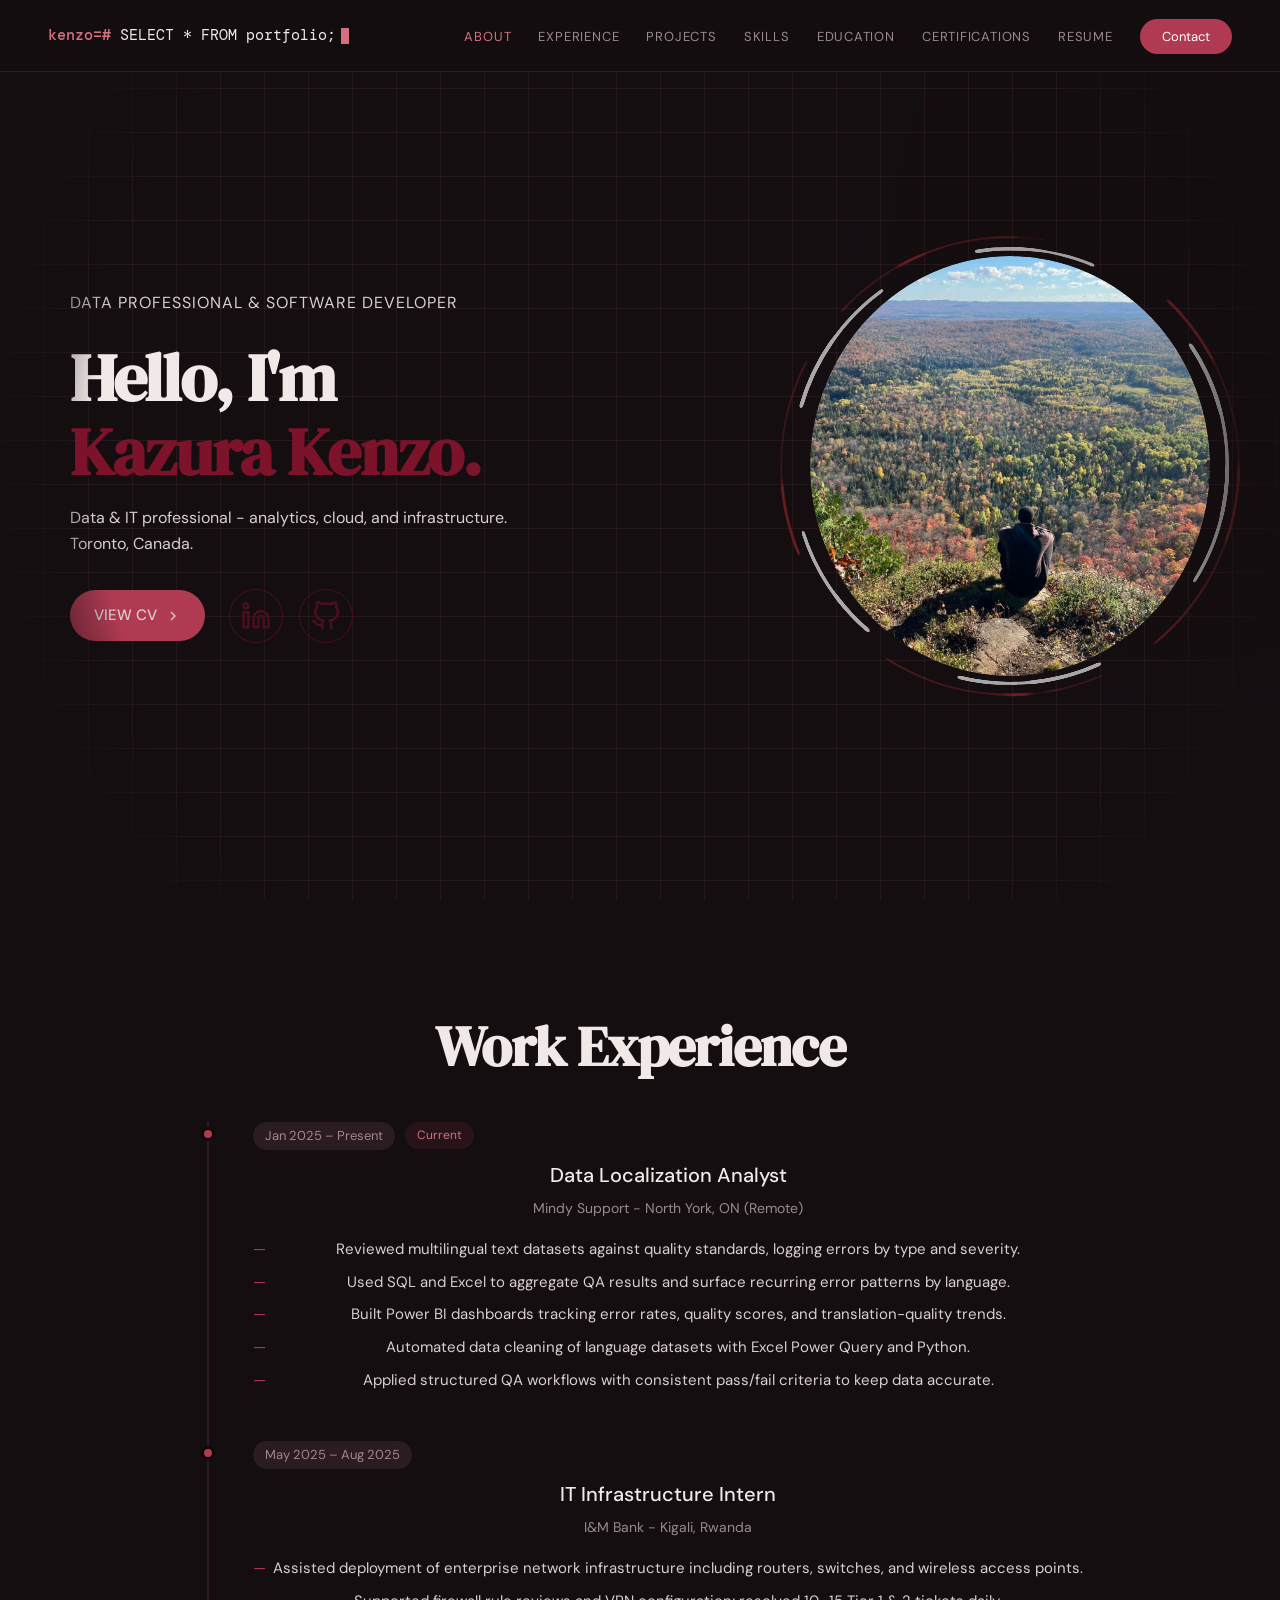
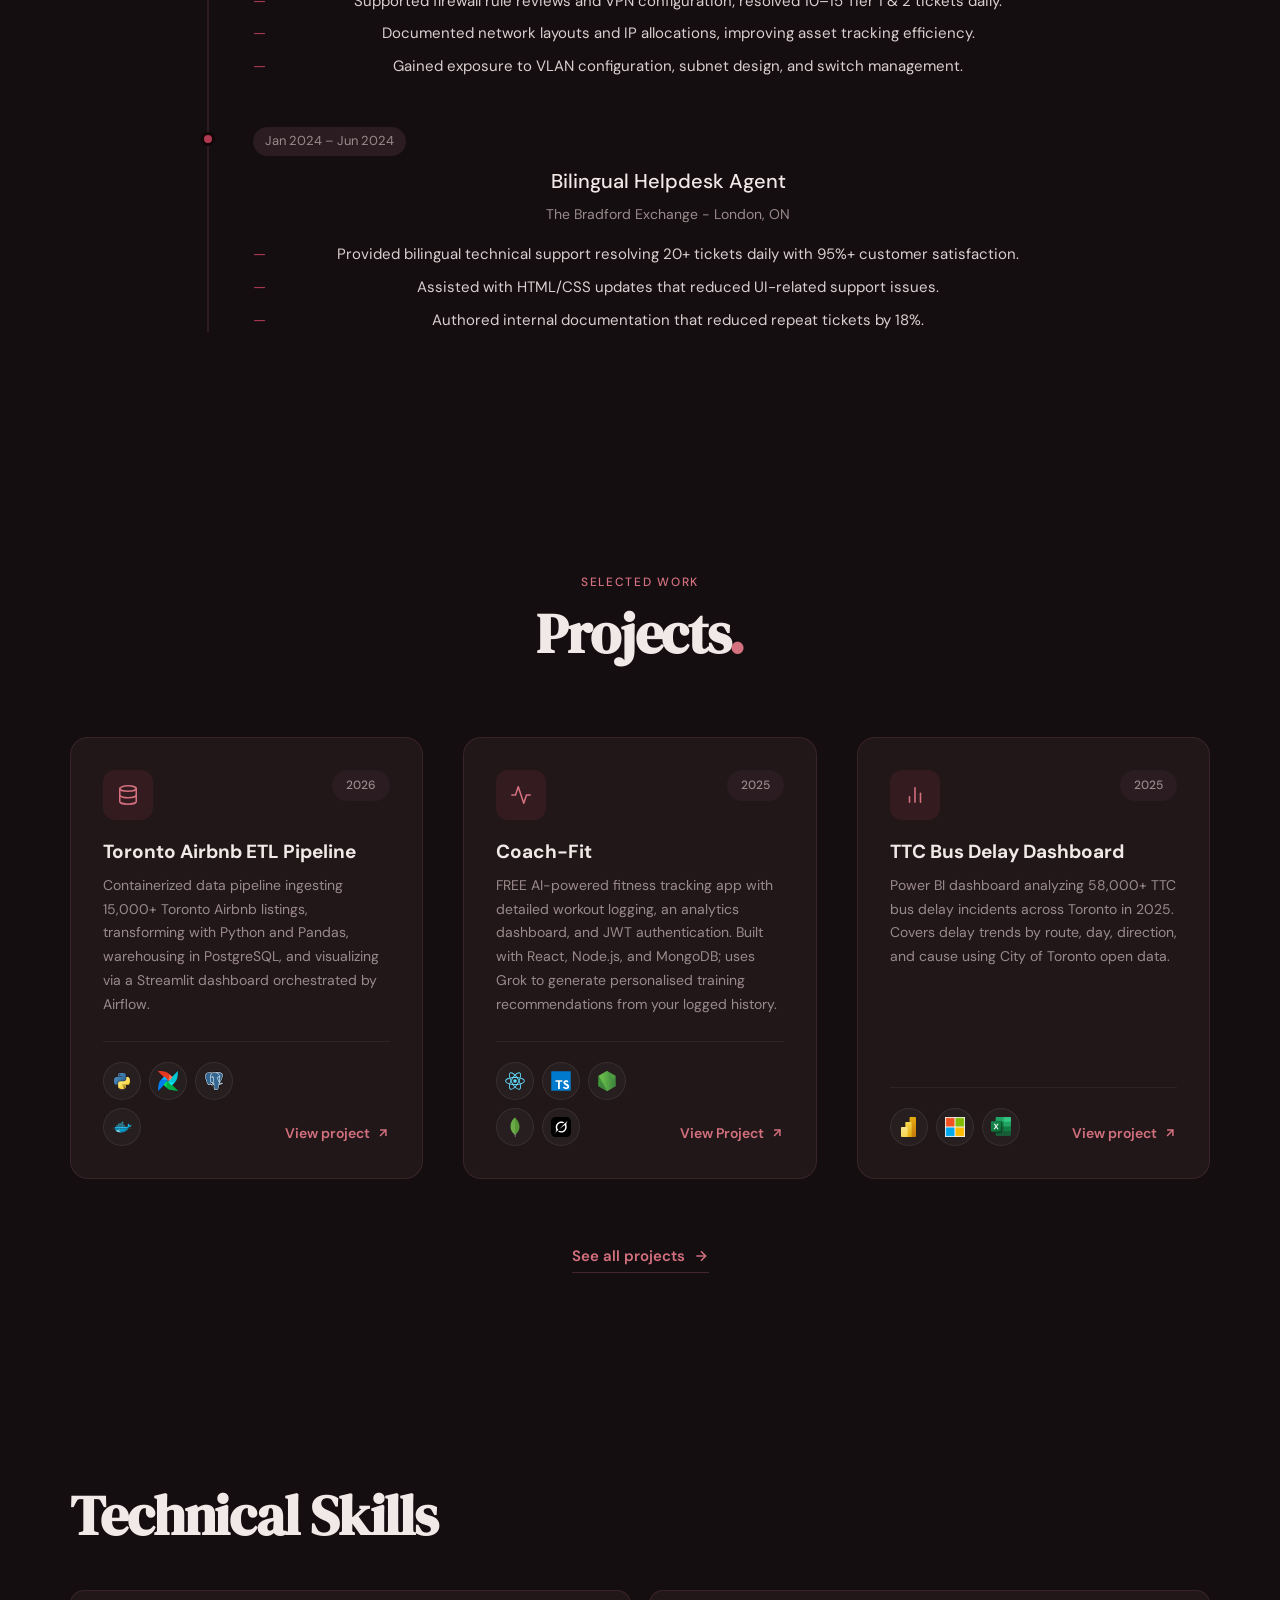
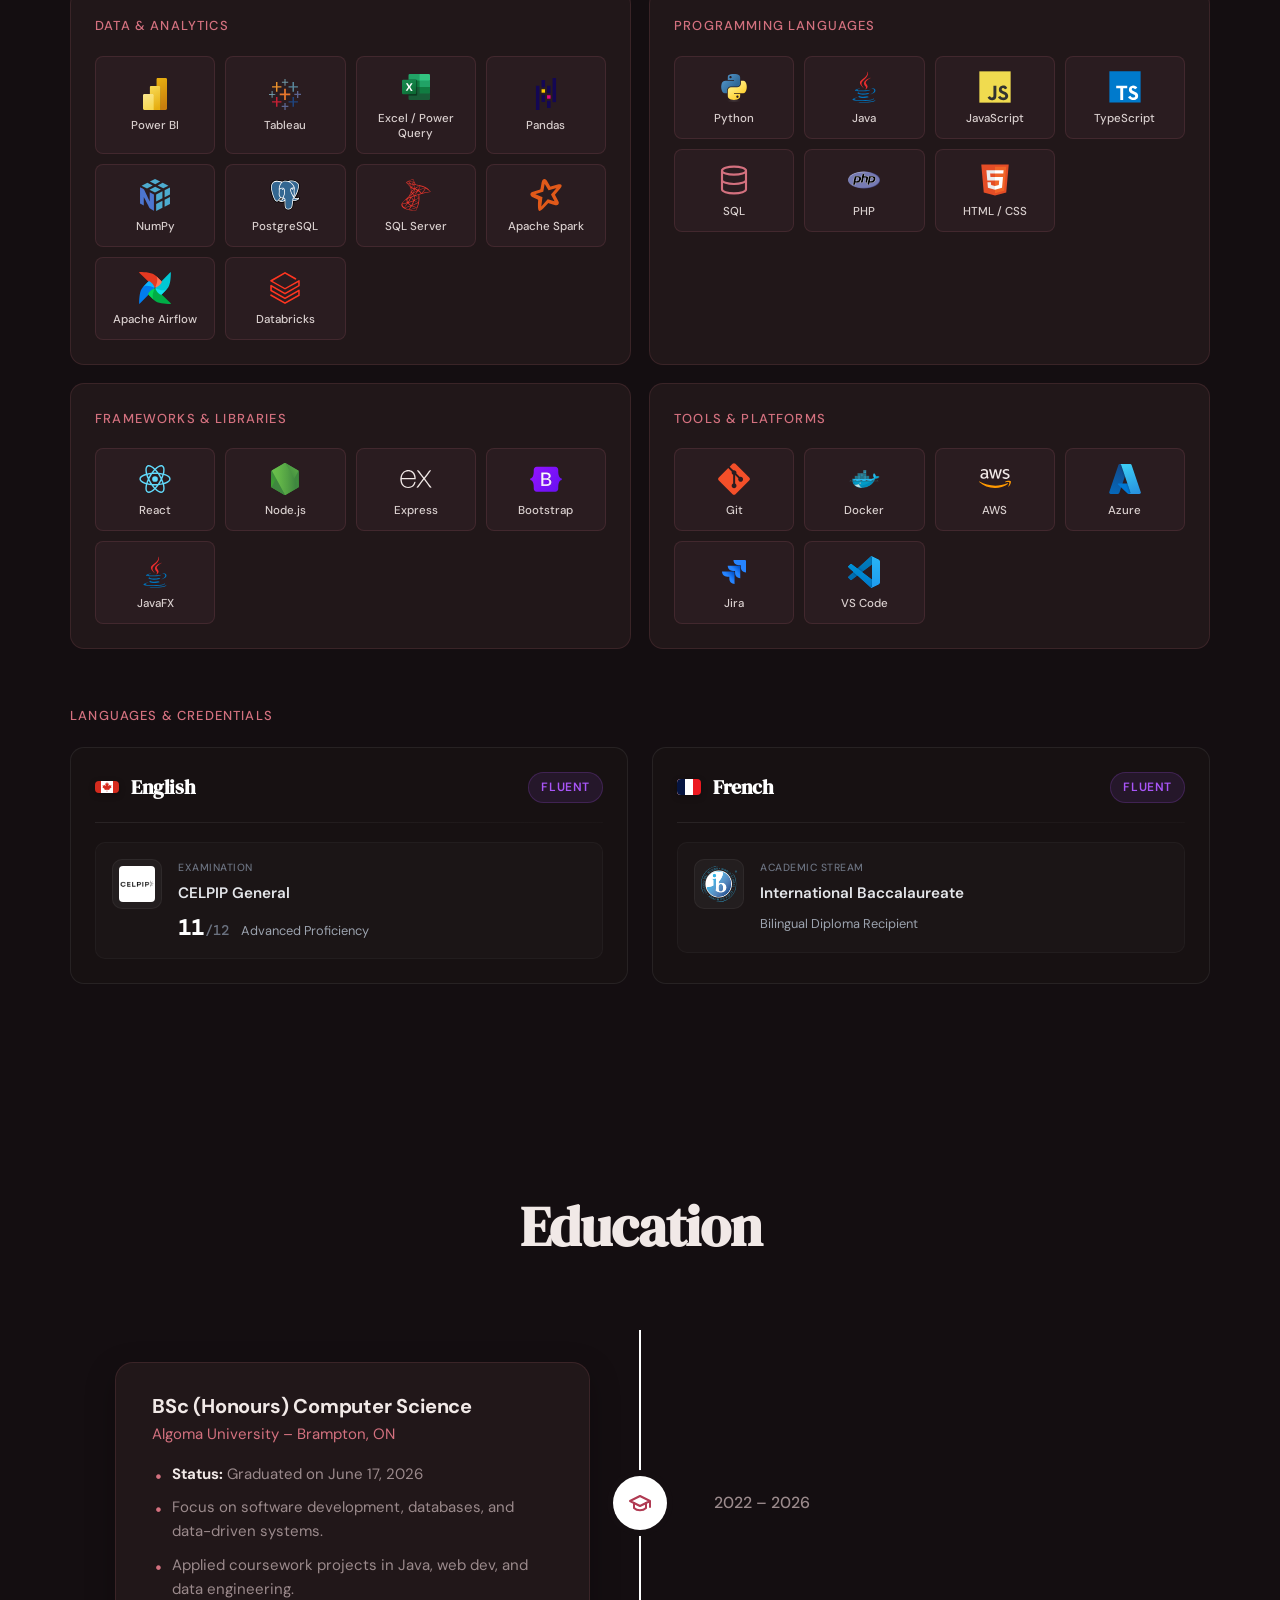
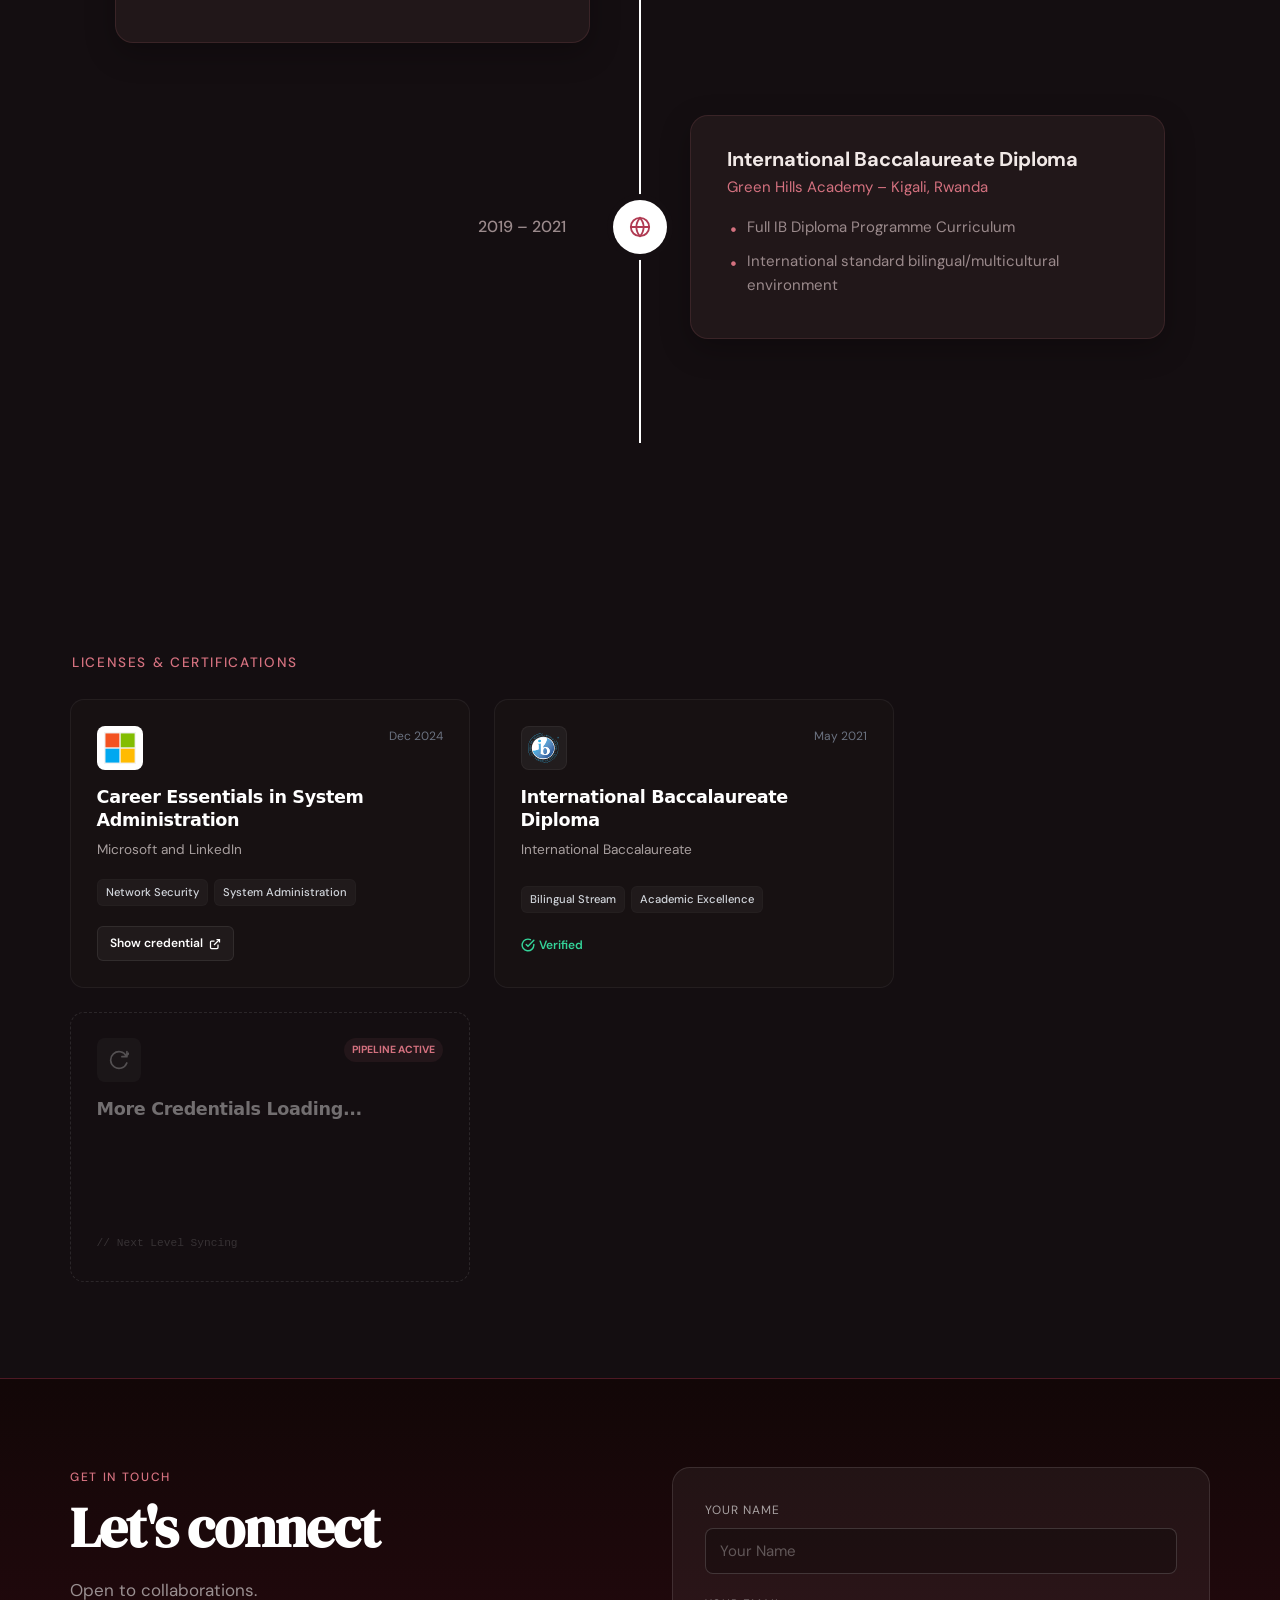
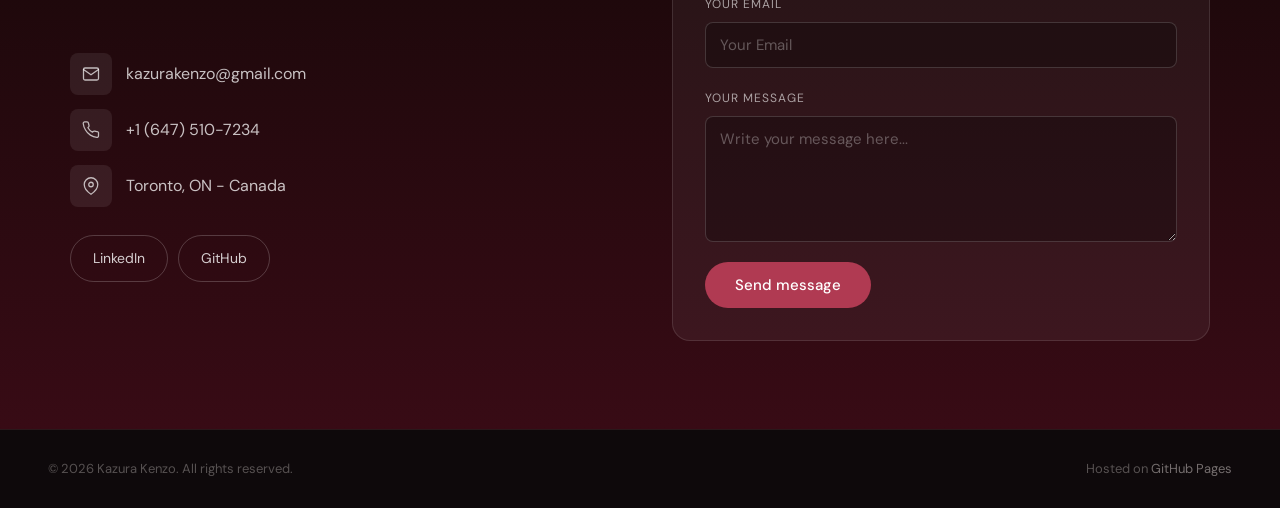
<file: index.html>
<!DOCTYPE html>
<html lang="en">
<head>
  <meta charset="UTF-8" />
  <meta name="viewport" content="width=device-width, initial-scale=1.0" />
  <meta name="description" content="Kazura Kenzo - Data Professional and Software Developer based in Toronto." />
  <title>Kazura Kenzo</title>
  <link rel="icon" type="image/x-icon" href="favicon.ico" />
  <link rel="preconnect" href="https://fonts.googleapis.com" />
  <link rel="preconnect" href="https://fonts.gstatic.com" crossorigin />
  <link href="https://fonts.googleapis.com/css2?family=DM+Serif+Display:ital@0;1&family=DM+Sans:wght@300;400;500&family=DM+Mono:wght@400;500&display=swap" rel="stylesheet" />
  <link rel="stylesheet" href="assets/css/style.css" />
</head>
<body>

  <!-- NAV -->
  <nav>
    <a href="/" class="nav-logo" aria-label="Kazura Kenzo - home">
      <span class="logo-prompt">kenzo=#</span><span class="logo-query"> SELECT * FROM portfolio;</span><span class="logo-caret"></span>
    </a>
    <ul class="nav-links">
      <li><a href="#hero">About</a></li> 
      <li><a href="#experience">Experience</a></li>
      <li><a href="#projects">Projects</a></li>      
      <li><a href="#skills">Skills</a></li>
      <li><a href="#education">Education</a></li>
      <li><a href="#certifications">Certifications</a></li>
      <li><a href="assets/Kazura Kenzo's CV.pdf" target="_blank" rel="noopener">Resume</a></li>
      <li><a href="#contact" class="nav-cta">Contact</a></li>
    </ul>
  </nav>

  <!-- HERO -->
<section id="hero">
    <div class="hero-bg-accent"></div>
    <div class="hero-grid" style="display: flex; align-items: center; justify-content: space-between; gap: 5rem; flex-wrap: wrap;">
      <div class="hero-left" style="flex: 5; min-width: 400px;">
        <p class="hero-title-line" style="margin-bottom: 1.5rem; text-transform: uppercase; letter-spacing: 1px; font-size: 1.0rem;">Data Professional & Software Developer</p>
        <h1 class="hero-name" style="font-size: 4.2rem; line-height: 1.1; margin-bottom: 1rem;">
          Hello, I'm<br/>
          <span class="hover-selection-name">Kazura Kenzo.</span></h1>
        </h1>

        <p class="hero-bio" style="max-width: 500px; margin-bottom: 2rem; line-height: 1.6;">
          Data & IT professional - analytics, cloud, and infrastructure. 
          <br>
          Toronto, Canada. </p>

        <div class="hero-actions" style="display: flex; align-items: center; gap: 1.5rem;">
          <a href="assets/Kazura Kenzo's CV.pdf" target="_blank" rel="noopener" class="btn btn-primary" style="display: inline-flex; align-items: center; gap: 0.5rem; padding: 0.75rem 1.5rem; border-radius: 50px; text-decoration: none; color: inherit;">
            VIEW CV 
            <svg width="16" height="16" viewBox="0 0 24 24" fill="none" stroke="currentColor" stroke-width="2"><path d="M9 18l6-6-6-6"/></svg>
          </a>
          
          <div class="social-icons" style="display: flex; gap: 1rem;">
            <a href="https://www.linkedin.com/in/kazura-kenzo-108b56247/" target="_blank" rel="noopener" class="social-circle" aria-label="LinkedIn">
              <svg viewBox="0 0 24 24"><path d="M16 8a6 6 0 0 1 6 6v7h-4v-7a2 2 0 0 0-2-2 2 2 0 0 0-2 2v7h-4v-7a6 6 0 0 1 6-6z"/><rect x="2" y="9" width="4" height="12"/><circle cx="4" cy="4" r="2"/></svg>
            </a>
            <a href="https://github.com/kenzokaz" target="_blank" rel="noopener" class="social-circle" aria-label="GitHub">
              <svg viewBox="0 0 24 24"><path d="M9 19c-5 1.5-5-2.5-7-3m14 6v-3.87a3.37 3.37 0 0 0-.94-2.61c3.14-.35 6.44-1.54 6.44-7A5.44 5.44 0 0 0 20 4.77 5.07 5.07 0 0 0 19.91 1S18.73.65 16 2.48a13.38 13.38 0 0 0-7 0C6.27.65 5.09 1 5.09 1A5.07 5.07 0 0 0 5 4.77a5.44 5.44 0 0 0-1.5 3.78c0 5.42 3.3 6.61 6.44 7A3.37 3.37 0 0 0 9 18.13V22"/></svg>
            </a>
          </div>
        </div>
      </div>

      <div class="hero-right" style="flex: 2.9; display: flex; justify-content: flex-end; min-width: 300px;">
        <div class="avatar-container">
         <svg style="position: absolute; width: 0; height: 0;" aria-hidden="true">
            <defs>
              <filter id="liquid-mercury-blob">
                <feGaussianBlur in="SourceGraphic" stdDeviation="3" result="blur" />
                <feColorMatrix in="blur" mode="matrix" values="1 0 0 0 0  0 1 0 0 0  0 0 1 0 0  0 0 0 18 -8" result="goo" />
              </filter>
            </defs>
          </svg>
          
          <div class="ring-layer outer-layer">
            <svg class="kinetic-ring" viewBox="0 0 100 100">
              <circle class="track-a" cx="50" cy="50" r="44" fill="none" stroke-linecap="round" stroke-dasharray="40 25 30 25" />
              <circle class="track-b" cx="50" cy="50" r="44" fill="none" stroke-linecap="round" stroke-dasharray="15 35 20 50" />
            </svg>
          </div>
          
          <div class="ring-layer inner-layer">
            <svg class="kinetic-ring" viewBox="0 0 100 100">
              <circle class="track-a" cx="50" cy="50" r="44" fill="none" stroke-linecap="round" stroke-dasharray="25 25 15 35" />
              <circle class="track-b" cx="50" cy="50" r="44" fill="none" stroke-linecap="round" stroke-dasharray="10 40 30 20" />
            </svg>
          </div>
          
          <div class="img-wrapper profile-container" id="profile-trigger">
            <img src="assets/images/profile-1.jpeg" alt="Kazura Kenzo" class="avatar-img" id="profile-img" />
  
                 <div id="profile-location" class="profile-location-badge"> ⚲ Robertson Cliffs, SSM, ON</div>
          <div class="click-me-pill">CLICK ME</div>
        </div>

        </div>
      </div>
  </section>



  <!-- EXPERIENCE -->
  <section id="experience">
    <div class="section-header">
      <br>
      <h2 class="section-heading fade-up">Work Experience</h2>
      <br>
      <div class="exp-list">

        <div class="exp-item fade-up">
          <div class="exp-dot"></div>
          <div class="exp-meta">
            <span class="exp-date">Jan 2025 – Present</span>
            <span class="exp-badge">Current</span>
          </div>
          <div class="exp-role">Data Localization Analyst</div>
          <div class="exp-company">Mindy Support - North York, ON (Remote)</div>
          <ul class="exp-bullets">
           <li>Reviewed multilingual text datasets against quality standards, logging errors by type and severity.</li>
            <li>Used SQL and Excel to aggregate QA results and surface recurring error patterns by language.</li>
            <li>Built Power BI dashboards tracking error rates, quality scores, and translation-quality trends.</li>
            <li>Automated data cleaning of language datasets with Excel Power Query and Python.</li>
            <li>Applied structured QA workflows with consistent pass/fail criteria to keep data accurate.</li>
          </ul>
        </div>



        <div class="exp-item fade-up">
          <div class="exp-dot"></div>
          <div class="exp-meta">
            <span class="exp-date">May 2025 – Aug 2025</span>
          </div>
          <div class="exp-role">IT Infrastructure Intern</div>
          <div class="exp-company">I&amp;M Bank - Kigali, Rwanda</div>
          <ul class="exp-bullets">
            <li>Assisted deployment of enterprise network infrastructure including routers, switches, and wireless access points.</li>
            <li>Supported firewall rule reviews and VPN configuration; resolved 10–15 Tier 1 &amp; 2 tickets daily.</li>
            <li>Documented network layouts and IP allocations, improving asset tracking efficiency.</li>
            <li>Gained exposure to VLAN configuration, subnet design, and switch management.</li>
          </ul>
        </div>

        <div class="exp-item fade-up">
          <div class="exp-dot"></div>
          <div class="exp-meta">
            <span class="exp-date">Jan 2024 – Jun 2024</span>
          </div>
          <div class="exp-role">Bilingual Helpdesk Agent</div>
          <div class="exp-company">The Bradford Exchange - London, ON</div>
          <ul class="exp-bullets">
            <li>Provided bilingual technical support resolving 20+ tickets daily with 95%+ customer satisfaction.</li>
            <li>Assisted with HTML/CSS updates that reduced UI-related support issues.</li>
            <li>Authored internal documentation that reduced repeat tickets by 18%.</li>
          </ul>
        </div>

      </div>
    </div>
  </section>

 
<section id="projects" class="projects-preview">
  <div class="section-inner">
    
    <div class="section-header">
      <div class="section-eyebrow fade-up">Selected work</div>
      <h2 class="section-heading fade-up">Projects<span class="period">.</span></h2>
    </div>

    <div class="projects-grid">

<a href="/projects#etl" class="project-card fade-up" style="transition-delay:0.04s">
          <div class="card-top">
          <div class="card-type-icon">
            <svg viewBox="0 0 24 24"><ellipse cx="12" cy="5" rx="9" ry="3"/><path d="M21 12c0 1.66-4 3-9 3s-9-1.34-9-3"/><path d="M3 5v14c0 1.66 4 3 9 3s9-1.34 9-3V5"/></svg>
          </div>
          <span class="card-date-badge">2026</span>
        </div>
        <div class="card-title">Toronto Airbnb ETL Pipeline</div>
        <div class="card-desc">Containerized data pipeline ingesting 15,000+ Toronto Airbnb listings, transforming with Python and Pandas, warehousing in PostgreSQL, and visualizing via a Streamlit dashboard orchestrated by Airflow.</div>
        
        <div class="card-footer">
          <div class="card-tags">
            <div class="tech-icon-circle" title="Python"><img src="assets/icons/python.svg" alt="Python"/></div>
            <div class="tech-icon-circle" title="Apache Airflow"><img src="assets/icons/airflow.svg" alt="Airflow"/></div>
            <div class="tech-icon-circle" title="PostgreSQL"><img src="assets/icons/postgresql.svg" alt="PostgreSQL"/></div>
            <div class="tech-icon-circle" title="Docker"><img src="assets/icons/docker.svg" alt="Docker"/></div>
          </div>
          <span class="card-link">View project <svg viewBox="0 0 24 24" width="16" height="16"><line x1="7" y1="17" x2="17" y2="7"/><polyline points="7 7 17 7 17 17"/></svg></span>
        </div>
      </a>

<div class="project-card fade-up" style="transition-delay:0.12s">
        <div class="card-top">
          <div class="card-type-icon">
            <svg viewBox="0 0 24 24"><polyline points="22 12 18 12 15 21 9 3 6 12 2 12"/></svg>
          </div>
          <span class="card-date-badge">2025</span>
        </div>
        <div class="card-title">Coach-Fit</div>
        <div class="card-desc">FREE AI-powered fitness tracking app with detailed workout logging, an analytics dashboard, and JWT authentication. Built with React, Node.js, and MongoDB; uses Grok to generate personalised training recommendations from your logged history.</div>

        <div class="card-footer">
          <div class="card-tags">
            <div class="tech-icon-circle" title="React"><img src="assets/icons/react.svg" alt="React"/></div>
            <div class="tech-icon-circle" title="TypeScript"><img src="assets/icons/typescript.svg" alt="TypeScript"/></div>
            <div class="tech-icon-circle" title="Node.js"><img src="assets/icons/nodejs.svg" alt="Node.js"/></div>
            <div class="tech-icon-circle" title="MongoDB"><img src="assets/icons/mongodb-icon.svg" alt="MongoDB"/></div>
            <div class="tech-icon-circle" title="Grok"><img src="assets/icons/Grok-logo.svg" alt="Gemini"/></div>
          </div>
          <div class="card-links-group">
          <a href="projects#coachfit" target="_blank" rel="noopener" class="card-link">View Project <svg viewBox="0 0 24 24" width="16" height="16"><line x1="7" y1="17" x2="17" y2="7"/><polyline points="7 7 17 7 17 17"/></svg></a>

            </a>
          </div>
        </div>
      </div>

<a href="/projects#ttc" class="project-card fade-up" style="transition-delay:0.08s">
          <div class="card-top">
          <div class="card-type-icon">
            <svg viewBox="0 0 24 24"><line x1="18" y1="20" x2="18" y2="10"/><line x1="12" y1="20" x2="12" y2="4"/><line x1="6" y1="20" x2="6" y2="14"/></svg>
          </div>
          <span class="card-date-badge">2025</span>
        </div>
        <div class="card-title">TTC Bus Delay Dashboard</div>
        <div class="card-desc">Power BI dashboard analyzing 58,000+ TTC bus delay incidents across Toronto in 2025. Covers delay trends by route, day, direction, and cause using City of Toronto open data.</div>
        
        <div class="card-footer">
          <div class="card-tags">
            <div class="tech-icon-circle" title="Power BI"><img src="assets/icons/powerbi.svg" alt="Power BI"/></div>
            <div class="tech-icon-circle" title="Microsoft Office / Query"><img src="assets/icons/Microsoft_logo.png" alt="Power Query"/></div>
            <div class="tech-icon-circle" title="Microsoft Excel"><img src="assets/icons/Microsoft_Office_Excel.svg" alt="DAX Tools"/></div>
          </div>
          <span class="card-link">View project <svg viewBox="0 0 24 24" width="16" height="16"><line x1="7" y1="17" x2="17" y2="7"/><polyline points="7 7 17 7 17 17"/></svg></span>
        </div>
      </a>

    </div>

    <div class="projects-see-all fade-up">
      <a href="/projects">
        See all projects
        <svg viewBox="0 0 24 24"><line x1="5" y1="12" x2="19" y2="12"/><polyline points="12 5 19 12 12 19"/></svg>
      </a>
    </div>

  </div>
</section>

  <!-- SKILLS -->
  <section id="skills">
    <div class="section-inner">
      <br>
      <h2 class="section-heading fade-up">Technical Skills</h2>
      <br>

      <div class="skills-grid">

        <div class="skill-group fade-up">
          <div class="skill-group-title">Data &amp; Analytics</div>
          <div class="skill-tiles">
          <div class="skill-tile"><img src="assets/icons/powerbi.svg" alt="" loading="lazy"><span>Power BI</span></div>
          <div class="skill-tile"><img src="assets/icons/tableau.svg" alt="" loading="lazy"><span>Tableau</span></div>
          <div class="skill-tile"><img src="assets/icons/excel.svg" alt="" loading="lazy"><span>Excel / Power Query</span></div>
          <div class="skill-tile"><img src="assets/icons/pandas.svg" alt="" loading="lazy"><span>Pandas</span></div>
          <div class="skill-tile"><img src="assets/icons/numpy.svg" alt="" loading="lazy"><span>NumPy</span></div>
          <div class="skill-tile"><img src="assets/icons/postgresql.svg" alt="" loading="lazy"><span>PostgreSQL</span></div>
          <div class="skill-tile"><img src="assets/icons/sqlserver.svg" alt="" loading="lazy"><span>SQL Server</span></div>
          <div class="skill-tile"><img src="assets/icons/spark.svg" alt="" loading="lazy"><span>Apache Spark</span></div>
          <div class="skill-tile"><img src="assets/icons/airflow.svg" alt="" loading="lazy"><span>Apache Airflow</span></div>
          <div class="skill-tile"><img src="assets/icons/databricks.svg" alt="" loading="lazy"><span>Databricks</span></div>
          </div>
        </div>

        <div class="skill-group fade-up" style="transition-delay:0.05s">
          <div class="skill-group-title">Programming Languages</div>
          <div class="skill-tiles">
          <div class="skill-tile"><img src="assets/icons/python.svg" alt="" loading="lazy"><span>Python</span></div>
          <div class="skill-tile"><img src="assets/icons/java.svg" alt="" loading="lazy"><span>Java</span></div>
          <div class="skill-tile"><img src="assets/icons/javascript.svg" alt="" loading="lazy"><span>JavaScript</span></div>
          <div class="skill-tile"><img src="assets/icons/typescript.svg" alt="" loading="lazy"><span>TypeScript</span></div>
          <div class="skill-tile"><img src="assets/icons/sql.svg" alt="" loading="lazy"><span>SQL</span></div>
          <div class="skill-tile"><img src="assets/icons/php.svg" alt="" loading="lazy"><span>PHP</span></div>
          <div class="skill-tile"><img src="assets/icons/html5.svg" alt="" loading="lazy"><span>HTML / CSS</span></div>
          </div>
        </div>

        <div class="skill-group fade-up" style="transition-delay:0.1s">
          <div class="skill-group-title">Frameworks &amp; Libraries</div>
          <div class="skill-tiles">
          <div class="skill-tile"><img src="assets/icons/react.svg" alt="" loading="lazy"><span>React</span></div>
          <div class="skill-tile"><img src="assets/icons/nodejs.svg" alt="" loading="lazy"><span>Node.js</span></div>
          <div class="skill-tile"><img src="assets/icons/express.svg" alt="" loading="lazy"><span>Express</span></div>
          <div class="skill-tile"><img src="assets/icons/bootstrap.svg" alt="" loading="lazy"><span>Bootstrap</span></div>
          <div class="skill-tile"><img src="assets/icons/java.svg" alt="" loading="lazy"><span>JavaFX</span></div>
          </div>
        </div>

        <div class="skill-group fade-up" style="transition-delay:0.15s">
          <div class="skill-group-title">Tools &amp; Platforms</div>
          <div class="skill-tiles">
          <div class="skill-tile"><img src="assets/icons/git.svg" alt="" loading="lazy"><span>Git</span></div>
          <div class="skill-tile"><img src="assets/icons/docker.svg" alt="" loading="lazy"><span>Docker</span></div>
          <div class="skill-tile"><img src="assets/icons/aws.svg" alt="" loading="lazy"><span>AWS</span></div>
          <div class="skill-tile"><img src="assets/icons/azure.svg" alt="" loading="lazy"><span>Azure</span></div>
          <div class="skill-tile"><img src="assets/icons/jira.svg" alt="" loading="lazy"><span>Jira</span></div>
          <div class="skill-tile"><img src="assets/icons/vscode.svg" alt="" loading="lazy"><span>VS Code</span></div>
          </div>
        </div>

      </div>

      <div class="languages-section fade-up" style="transition-delay:0.2s">
  <div class="skill-group-title">Languages & Credentials</div>
  
  <div class="languages-grid">
    
    <!-- ENGLISH CARD -->
    <div class="lang-profile-card">
      <div class="lang-card-header">
        <div class="lang-title-row">
          <img class="lang-card-flag" src="assets/icons/flag-ca.svg" alt="Canada Flag">
          <h3>English</h3>
        </div>
        <span class="lang-status-badge fluent">Fluent</span>
      </div>
      
      <div class="lang-card-divider"></div>
      
      <div class="lang-credential-box">
        <div class="cred-logo-container">
          <img src="assets/icons/celpip.jpeg" alt="CELPIP Logo" class="cred-brand-logo" loading="lazy">
        </div>
        <div class="cred-details">
          <span class="cred-label">Examination</span>
          <h4 class="cred-title">CELPIP General</h4>
          
          <!-- Premium Score Integration Engine -->
          <div class="cred-score-display">
            <div class="score-data">
              <span class="score-obtained">11</span>
              <span class="score-max">/12</span>
            </div>
            <span class="cred-score-pill">Advanced Proficiency</span>
          </div>
        </div>
      </div>
    </div>

    <!-- FRENCH CARD -->
    <div class="lang-profile-card">
      <div class="lang-card-header">
        <div class="lang-title-row">
          <img class="lang-card-flag" src="assets/icons/flag-fr.svg" alt="France Flag">
          <h3>French</h3>
        </div>
        <span class="lang-status-badge bilingual">Fluent</span>
      </div>
      
      <div class="lang-card-divider"></div>
      
      <div class="lang-credential-box">
        <div class="cred-logo-container">
          <img src="assets/icons/ib-logo.svg" alt="IB Logo" class="cred-brand-logo" loading="lazy">
        </div>
        <div class="cred-details">
          <span class="cred-label">Academic Stream</span>
          <h4 class="cred-title">International Baccalaureate</h4>
          <span class="cred-score-pill">Bilingual Diploma Recipient</span>
        </div>
      </div>
    </div>

  </div>
</div>

</section>

   <!-- EDUCATION -->
<section id="education" style="background-color: var(--bg); padding: 6rem 3rem;">
  <div class="section-inner">
    
    <div class="section-header">
      <br>
      <h2 class="section-heading fade-up">Education</h2>
    </div>

    <div class="timeline-container fade-up">
      <div class="timeline-line"></div>

      <div class="timeline-item left-item">
        <div class="timeline-content-wrapper">
          <div class="timeline-card">
            <h3 class="timeline-title">BSc (Honours) Computer Science</h3>
            <p class="timeline-subtitle">Algoma University – Brampton, ON</p>
            <ul class="timeline-bullets">
              <li><strong>Status:</strong> Graduated on June 17, 2026 </li>
              <li>Focus on software development, databases, and data-driven systems.</li>
              <li>Applied coursework projects in Java, web dev, and data engineering.</li>
            </ul>
          </div>
        </div>
        
        <div class="timeline-node">
          <svg viewBox="0 0 24 24" style="width:24px; height:24px; stroke:var(--wine); fill:none; stroke-width:2; stroke-linecap:round; stroke-linejoin:round;">
            <path d="M22 10v6M2 10l10-5 10 5-10 5z"/>
            <path d="M6 12v5c3 3 9 3 12 0v-5"/>
          </svg>
        </div>
        
        <div class="timeline-date">2022 – 2026</div>
      </div>


      <div class="timeline-item right-item"> 
        <div class="timeline-content-wrapper">
          <div class="timeline-card">
            <h3 class="timeline-title">International Baccalaureate Diploma</h3>
            <p class="timeline-subtitle">Green Hills Academy – Kigali, Rwanda</p>
            <ul class="timeline-bullets">
              <li>Full IB Diploma Programme Curriculum</li>
              <li>International standard bilingual/multicultural environment</li>
            </ul>
          </div>
        </div>
        
        <div class="timeline-node">
          <svg viewBox="0 0 24 24" style="width:22px; height:22px; stroke:var(--wine); fill:none; stroke-width:2; stroke-linecap:round;">
            <circle cx="12" cy="12" r="10"/>
            <path d="M12 2a15.3 15.3 0 0 1 4 10 15.3 15.3 0 0 1-4 10 15.3 15.3 0 0 1-4-10 15.3 15.3 0 0 1 4-10z"/>
            <path d="M2 12h20"/>
          </svg>
        </div>
        
        <div class="timeline-date">2019 – 2021</div>
      </div>

    </div>
  </div>
</section>

</div> </div> </section> 

<section id="certifications" style="padding: 2rem 0 6rem 0;">
  <div class="section-inner"> <div class="certifications-section fade-up" style="transition-delay:0.25s">
      <div class="skill-group-title">Licenses &amp; Certifications</div>
      
      
      <div class="certs-grid">
        
        <div class="cert-profile-card">
          <div class="cert-card-header">
            <div class="cert-logo-container light-bg">
              <img src="assets/icons/Microsoft_logo.png" alt="Microsoft Logo" class="cert-brand-logo" loading="lazy">
            </div>
            <span class="cert-date">Dec 2024</span>
          </div>
          
          <div class="cert-body">
            <h3 class="cert-title">Career Essentials in System Administration</h3>
            <p class="cert-issuer">Microsoft and LinkedIn</p>
            <div class="cert-skills-tags">
              <span class="cert-tag">Network Security</span>
              <span class="cert-tag">System Administration</span>
            </div>
          </div>
          
          <div class="cert-footer">
            <a href="https://www.linkedin.com/learning/certificates/47509e2d3d345c3ab716310e3a8ad35d47b82ff0826350e4d25bff19d2142125" target="_blank" rel="noopener noreferrer" class="cert-action-btn">
              <span>Show credential</span>
              <svg xmlns="http://www.w3.org/2000/svg" width="12" height="12" viewBox="0 0 24 24" fill="none" stroke="currentColor" stroke-width="2.5"><path d="M18 13v6a2 2 0 0 1-2 2H5a2 2 0 0 1-2-2V8a2 2 0 0 1 2-2h6"></path><polyline points="15 3 21 3 21 9"></polyline><line x1="10" y1="14" x2="21" y2="3"></line></svg>
            </a>
          </div>
        </div>

        <div class="cert-profile-card">
          <div class="cert-card-header">
            <div class="cert-logo-container dark-bg">
              <img src="assets/icons/ib-logo.svg" alt="IB Logo" class="cert-brand-logo" loading="lazy">
            </div>
            <span class="cert-date">May 2021</span>
          </div>
          
          <div class="cert-body">
            <h3 class="cert-title">International Baccalaureate Diploma</h3>
            <p class="cert-issuer">International Baccalaureate</p>
            <div class="cert-skills-tags">
              <span class="cert-tag">Bilingual Stream</span>
              <span class="cert-tag">Academic Excellence</span>
            </div>
          </div>
          
          <div class="cert-footer">
            <span class="cert-verified-badge">
              <svg xmlns="http://www.w3.org/2000/svg" width="14" height="14" viewBox="0 0 24 24" fill="none" stroke="currentColor" stroke-width="2.5" stroke-linecap="round" stroke-linejoin="round"><path d="M22 11.08V12a10 10 0 1 1-5.93-9.14"></path><polyline points="22 4 12 14.01 9 11.01"></polyline></svg>
              Verified
            </span>
          </div>
        </div>

        <div class="cert-profile-card placeholder-card">
          <div class="cert-card-header">
            <div class="placeholder-icon-container">
              <svg class="loading-pulse-svg" xmlns="http://www.w3.org/2000/svg" width="20" height="20" viewBox="0 0 24 24" fill="none" stroke="currentColor" stroke-width="2" stroke-linecap="round" stroke-linejoin="round"><path d="M21.5 2v6h-6M21.34 15.57a10 10 0 1 1-.57-8.38l5.67-5.67"/></svg>
            </div>
            <span class="placeholder-status-badge">Pipeline Active</span>
          </div>
          
          <div class="cert-body">
            <h3 class="cert-title placeholder-text">More Credentials Loading...</h3>
            <p class="cert-issuer"></p>
          </div>
          
          <div class="cert-footer">
            <span class="placeholder-footer-note">// Next Level Syncing</span>
          </div>
        </div>

      </div>
    </div>

  </div> </section> 
  
  <!-- CONTACT -->
  <section id="contact">
    <div class="section-inner">
      <div class="contact-grid">

        <div>
          <div class="section-eyebrow fade-up">Get in touch</div>
          <h2 class="section-heading fade-up">Let's connect</h2>
          <p class="section-sub fade-up">Open to collaborations.</p>

          <div class="contact-details">
            <div class="contact-row fade-up">
              <div class="contact-icon">
                <svg viewBox="0 0 24 24"><path d="M4 4h16c1.1 0 2 .9 2 2v12c0 1.1-.9 2-2 2H4c-1.1 0-2-.9-2-2V6c0-1.1.9-2 2-2z"/><polyline points="22,6 12,13 2,6"/></svg>
              </div>
              <a href="mailto:kazurakenzo@gmail.com" class="contact-link contact-text">kazurakenzo@gmail.com</a>
            </div>
            <div class="contact-row fade-up">
              <div class="contact-icon">
                <svg viewBox="0 0 24 24"><path d="M22 16.92v3a2 2 0 0 1-2.18 2 19.79 19.79 0 0 1-8.63-3.07A19.5 19.5 0 0 1 4.69 12 19.79 19.79 0 0 1 1.63 3.38a2 2 0 0 1 1.99-2.18h3a2 2 0 0 1 2 1.72c.127.96.361 1.903.7 2.81a2 2 0 0 1-.45 2.11L7.91 8.96a16 16 0 0 0 6 6l.96-.96a2 2 0 0 1 2.11-.45c.907.339 1.85.573 2.81.7A2 2 0 0 1 22 16.92z"/></svg>
              </div>
              <span class="contact-text">+1 (647) 510-7234</span>
            </div>
            <div class="contact-row fade-up">
              <div class="contact-icon">
                <svg viewBox="0 0 24 24"><path d="M21 10c0 7-9 13-9 13s-9-6-9-13a9 9 0 0 1 18 0z"/><circle cx="12" cy="10" r="3"/></svg>
              </div>
              <span class="contact-text">Toronto, ON - Canada</span>
            </div>
          </div>

          <div class="social-links">
            <a href="https://www.linkedin.com/in/kazura-kenzo-108b56247/" class="social-btn" target="_blank" rel="noopener">LinkedIn</a>
            <a href="https://github.com/kenzokaz" class="social-btn" target="_blank" rel="noopener">GitHub</a>
          </div>
        </div>

        <div class="contact-note fade-up">
          <form class="contact-form" action="https://formsubmit.co/kazurakenzo@gmail.com" method="POST">
            <input type="hidden" name="_subject" value="New message from kenzokaz.github.io" />
            <input type="text" name="_honey" style="display:none" tabindex="-1" autocomplete="off" />
            <label for="cf-name">Your name</label>
            <input id="cf-name" type="text" name="name" placeholder="Your Name" required />
            <label for="cf-email">Your email</label>
            <input id="cf-email" type="email" name="email" placeholder="Your Email" required />
            <label for="cf-message">Your message</label>
            <textarea id="cf-message" name="message" rows="5" placeholder="Write your message here..." required></textarea>
            <button type="submit" class="btn btn-primary">Send message</button>
          </form>
        </div>

      </div>
    </div>
  </section>

  <!-- FOOTER -->
  <footer>
    <p>&copy; 2026 Kazura Kenzo. All rights reserved.</p>
    <p>Hosted on <a href="https://pages.github.com" target="_blank" rel="noopener">GitHub Pages</a></p>
  </footer>

  <script src="assets/js/main.js"></script>
</body>
</html>
</file>
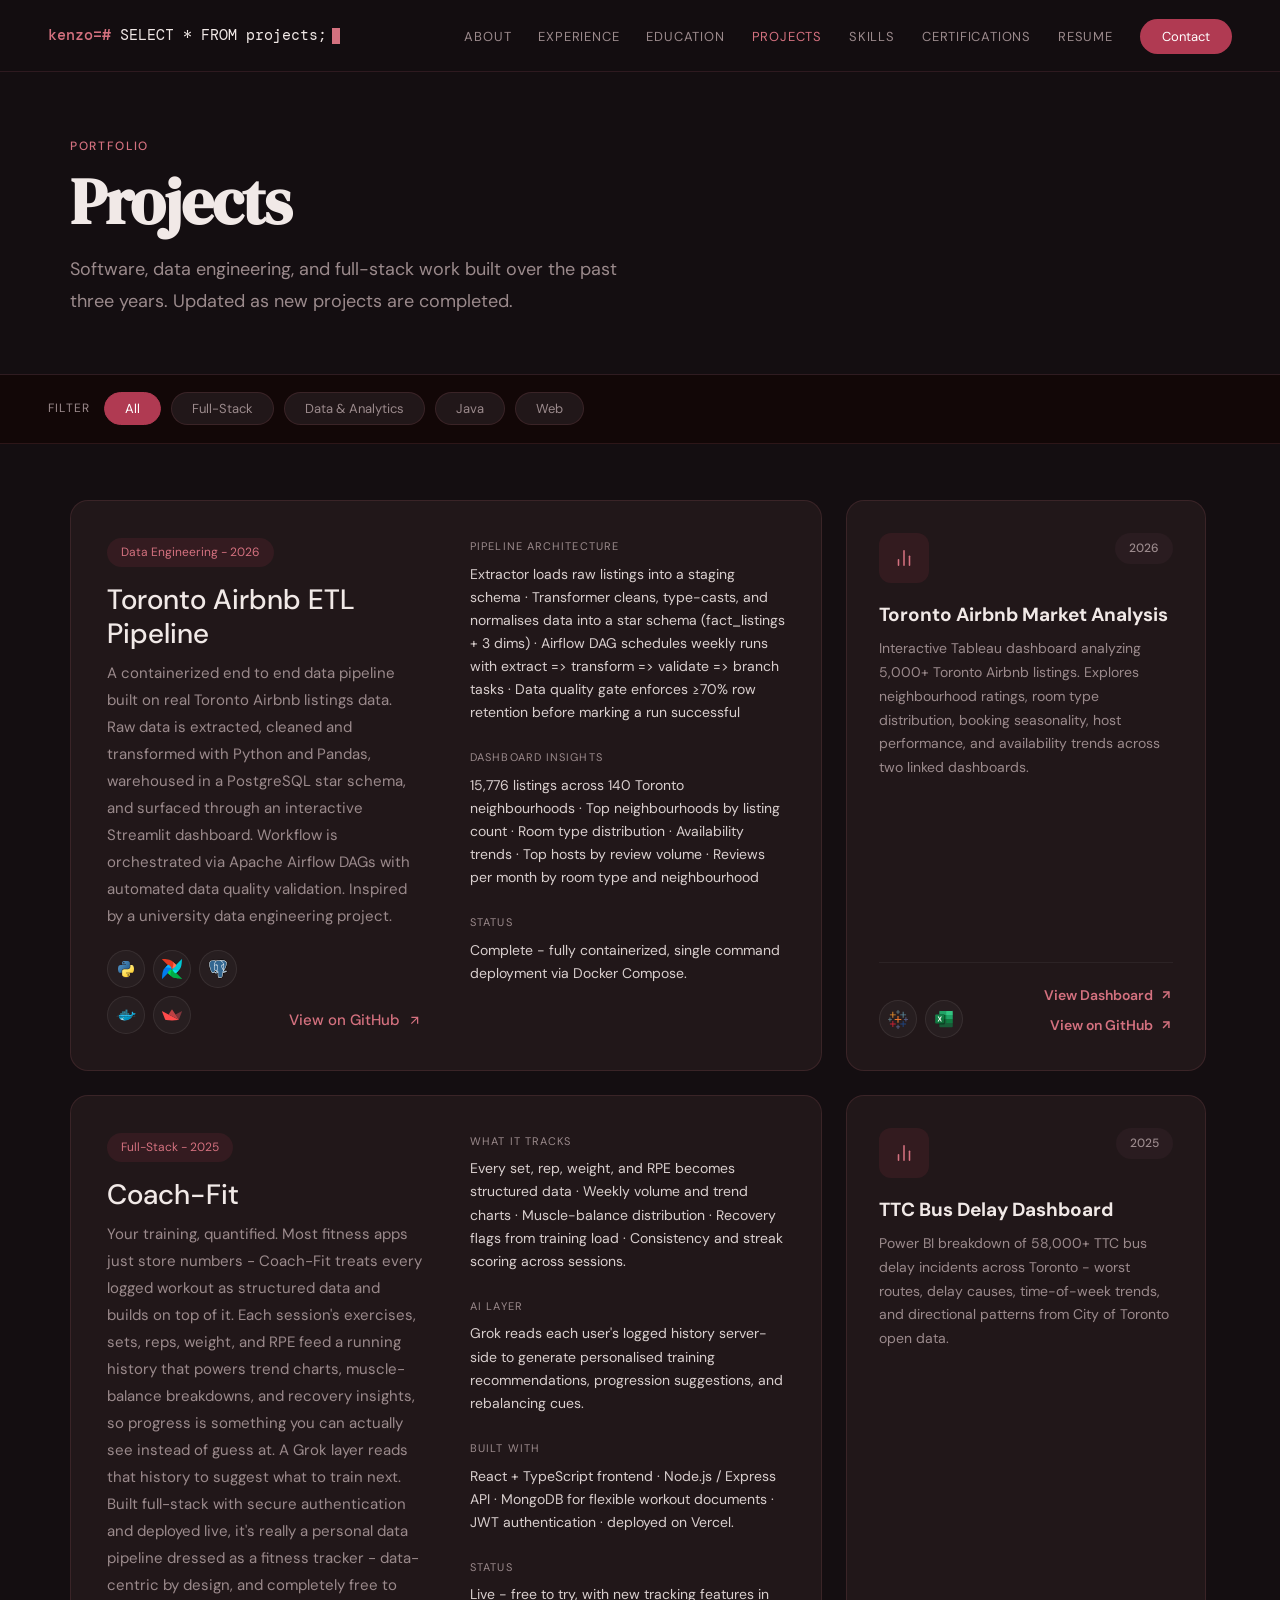
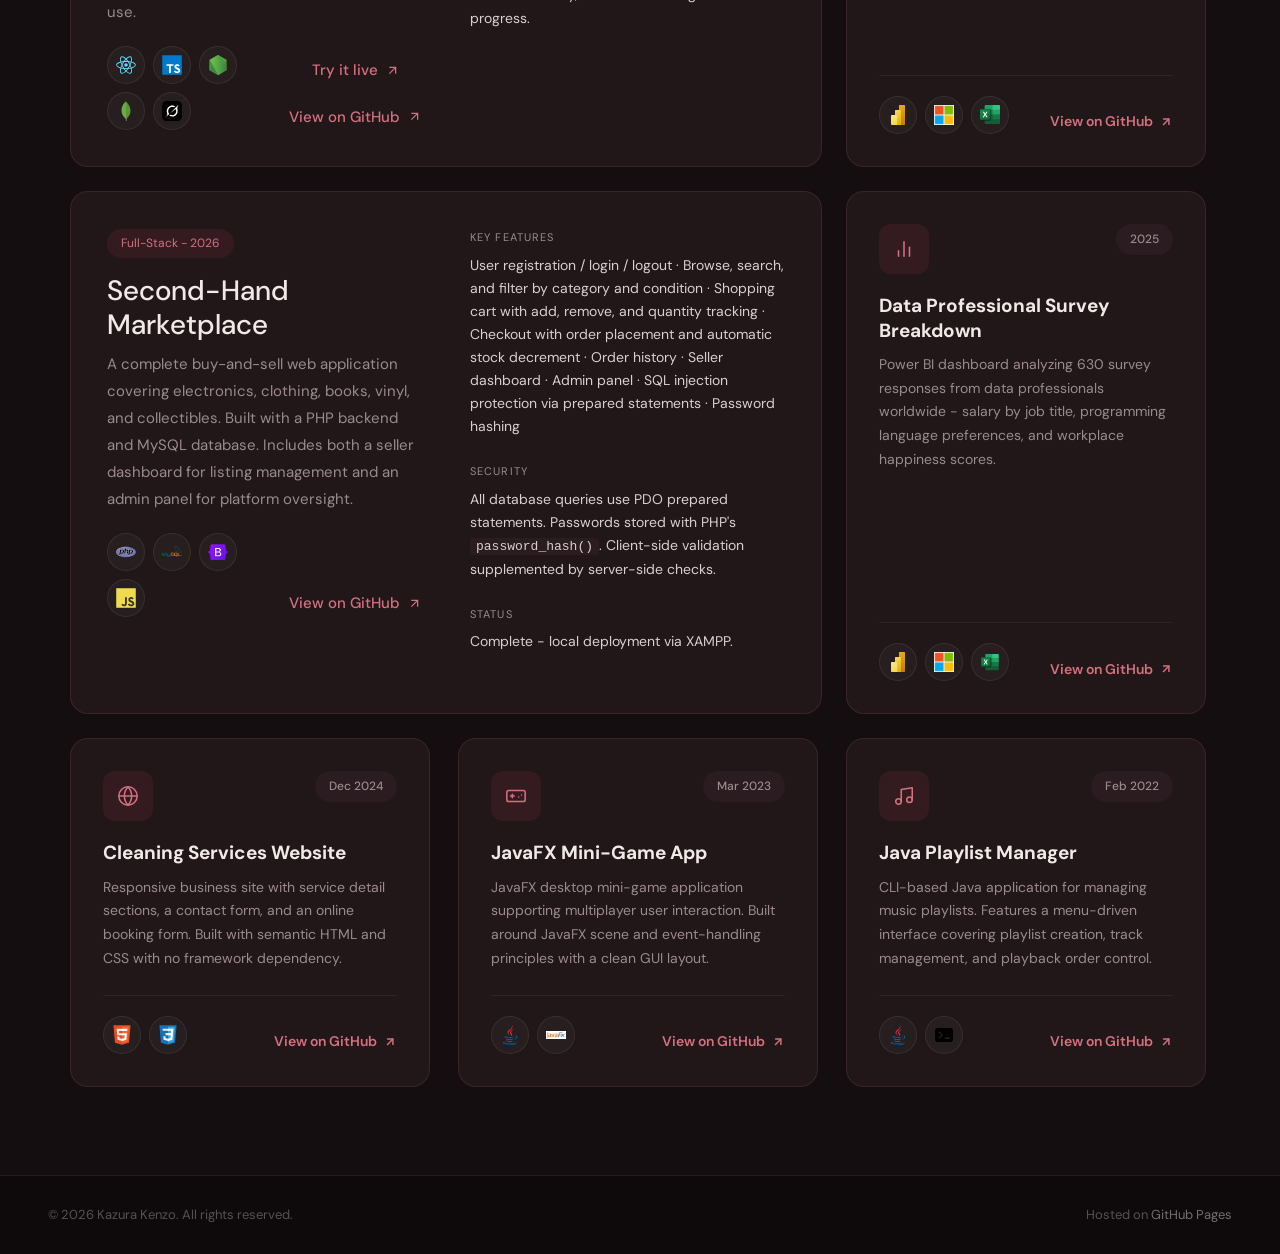
<file: projects.html>
<!DOCTYPE html>
<html lang="en">
<head>
  <meta charset="UTF-8" />
  <meta name="viewport" content="width=device-width, initial-scale=1.0" />
  <meta name="description" content="Projects by Kazura Kenzo - Full-stack, data engineering, and software development work." />
  <title>Projects - Kazura Kenzo</title>
  <link rel="icon" type="image/x-icon" href="favicon.ico" />
  <link rel="preconnect" href="https://fonts.googleapis.com" />
  <link rel="preconnect" href="https://fonts.gstatic.com" crossorigin />
  <link href="https://fonts.googleapis.com/css2?family=DM+Serif+Display:ital@0;1&family=DM+Sans:wght@300;400;500&family=DM+Mono:wght@400;500&display=swap" rel="stylesheet" />  <link rel="stylesheet" href="assets/css/style.css" />
</head>
<body>

  <!-- NAV -->
<nav>
    <a href="/" class="nav-logo" aria-label="Kazura Kenzo - home">
      <span class="logo-prompt">kenzo=#</span><span class="logo-query"> SELECT * FROM projects;</span><span class="logo-caret"></span>
    </a>
    <ul class="nav-links">
      <li><a href="/#about">About</a></li>
      <li><a href="/#experience">Experience</a></li>
      <li><a href="/#education">Education</a></li>
      <li><a href="/projects" class="active">Projects</a></li>
      <li><a href="/#skills">Skills</a></li>
      <li><a href="/#certifications">Certifications</a></li>
      <li><a href="assets/Kazura Kenzo's CV.pdf" target="_blank" rel="noopener">Resume</a></li>
      <li><a href="/#contact" class="nav-cta">Contact</a></li>
    </ul>
  </nav>

  <!-- PAGE HERO -->
  <div class="page-hero">
    <div class="page-hero-inner">
      <div class="section-eyebrow">Portfolio</div>
      <h1>Projects</h1>
      <p>Software, data engineering, and full-stack work built over the past three years. Updated as new projects are completed.</p>
    </div>
  </div>

  <!-- FILTER BAR -->
  <div class="filter-bar">
    <span class="filter-label">Filter</span>
    <button class="filter-btn active" data-filter="all">All</button>
    <button class="filter-btn" data-filter="fullstack">Full-Stack</button>
    <button class="filter-btn" data-filter="data">Data &amp; Analytics</button>
    <button class="filter-btn" data-filter="java">Java</button>
    <button class="filter-btn" data-filter="web">Web</button>
  </div>

<div class="projects-page-body">
  <div class="projects-all-grid" id="projects-grid">

    <a href="https://github.com/kenzokaz/toronto-airbnb-etl-pipeline" target="_blank" rel="noopener"
       class="project-card-featured fade-up"
       id="etl"
       data-category="data"
       style="transition-delay:0.04s">
      <div class="featured-left">
        <span class="featured-badge">Data Engineering - 2026</span>
        <div class="featured-title">Toronto Airbnb ETL Pipeline</div>
        <p class="featured-desc">
          A containerized end to end data pipeline built on real Toronto Airbnb listings data. Raw data is extracted, cleaned and transformed with Python and Pandas, warehoused in a PostgreSQL star schema, and surfaced through an interactive Streamlit dashboard. Workflow is orchestrated via Apache Airflow DAGs with automated data quality validation. Inspired by a university data engineering project.
        </p>
        
        <div class="card-footer" style="border-top: none; padding-top: 0; margin-top: auto; width: 100%;">
          <div class="card-tags">
            <div class="tech-icon-circle" title="Python"><img src="assets/icons/python.svg" alt="Python"/></div>
            <div class="tech-icon-circle" title="Apache Airflow"><img src="assets/icons/airflow.svg" alt="Airflow"/></div>
            <div class="tech-icon-circle" title="PostgreSQL"><img src="assets/icons/postgresql.svg" alt="PostgreSQL"/></div>
            <div class="tech-icon-circle" title="Docker"><img src="assets/icons/docker.svg" alt="Docker"/></div>
            <div class="tech-icon-circle" title="Streamlit"><img src="assets/icons/Streamlit.svg" alt="Streamlit"/></div>
          </div>
          <div class="card-links-group">
            <span class="featured-link">
              View on GitHub
              <svg viewBox="0 0 24 24"><line x1="7" y1="17" x2="17" y2="7"/><polyline points="7 7 17 7 17 17"/></svg>
            </span>
          </div>
        </div>
      </div>
      <div class="featured-right">
        <div class="featured-detail-label">Pipeline architecture</div>
        <div class="featured-detail-value">
          Extractor loads raw listings into a staging schema · Transformer cleans, type-casts, and normalises data into a star schema (fact_listings + 3 dims) · Airflow DAG schedules weekly runs with extract => transform => validate => branch tasks · Data quality gate enforces ≥70% row retention before marking a run successful
        </div>
        <div class="featured-detail-label">Dashboard insights</div>
        <div class="featured-detail-value">
          15,776 listings across 140 Toronto neighbourhoods · Top neighbourhoods by listing count · Room type distribution · Availability trends · Top hosts by review volume · Reviews per month by room type and neighbourhood
        </div>
        <div class="featured-detail-label">Status</div>
        <div class="featured-detail-value">Complete - fully containerized, single command deployment via Docker Compose.</div>
      </div>
    </a>

    <div class="project-card fade-up" id="airbnb" data-category="data" style="transition-delay:0.06s">
      <div class="card-top">
        <div class="card-type-icon"><svg viewBox="0 0 24 24"><line x1="18" y1="20" x2="18" y2="10"/><line x1="12" y1="20" x2="12" y2="4"/><line x1="6" y1="20" x2="6" y2="14"/></svg></div>
        <span class="card-date-badge">2026</span>
      </div>
      <div class="card-title">Toronto Airbnb Market Analysis</div>
      <div class="card-desc">
        Interactive Tableau dashboard analyzing 5,000+ Toronto Airbnb listings. Explores neighbourhood ratings, room type distribution, booking seasonality, host performance, and availability trends across two linked dashboards.
      </div>
      
      <div class="card-footer">
        <div class="card-tags">
          <div class="tech-icon-circle" title="Tableau"><img src="assets/icons/tableau.svg" alt="Tableau"/></div>
          <div class="tech-icon-circle" title="Microsoft Excel"><img src="assets/icons/excel.svg" alt="Excel"/></div>
        </div>
        <div class="card-links-group">
          <a href="https://public.tableau.com/app/profile/kazura.kenzo/viz/TorontoAirbnbMarketAnalysisOverview/Dashboard1_1?publish=yes" target="_blank" rel="noopener" class="card-link">
            View Dashboard <svg viewBox="0 0 24 24"><line x1="7" y1="17" x2="17" y2="7"/><polyline points="7 7 17 7 17 17"/></svg>
          </a>
          <a href="https://github.com/kenzokaz/Toronto-airbnb-market-analysis" target="_blank" rel="noopener" class="card-link">
            View on GitHub <svg viewBox="0 0 24 24"><line x1="7" y1="17" x2="17" y2="7"/><polyline points="7 7 17 7 17 17"/></svg>
          </a>
        </div>
      </div>
    </div>

<div class="project-card-featured fade-up"
         id="coachfit"
         data-category="fullstack"
         style="transition-delay:0.05s">
      <div class="featured-left">
        <span class="featured-badge">Full-Stack - 2025</span>
        <div class="featured-title">Coach-Fit</div>
       <p class="featured-desc">
          Your training, quantified. Most fitness apps just store numbers - Coach-Fit treats every logged workout as structured data and builds on top of it. Each session's exercises, sets, reps, weight, and RPE feed a running history that powers trend charts, muscle-balance breakdowns, and recovery insights, so progress is something you can actually see instead of guess at. A Grok layer reads that history to suggest what to train next. Built full-stack with secure authentication and deployed live, it's really a personal data pipeline dressed as a fitness tracker - data-centric by design, and completely free to use.
        </p>

        <div class="card-footer" style="border-top: none; padding-top: 0; margin-top: auto; width: 100%;">
          <div class="card-tags">
            <div class="tech-icon-circle" title="React"><img src="assets/icons/react.svg" alt="React"/></div>
            <div class="tech-icon-circle" title="TypeScript"><img src="assets/icons/typescript.svg" alt="TypeScript"/></div>
            <div class="tech-icon-circle" title="Node.js"><img src="assets/icons/nodejs.svg" alt="Node.js"/></div>
            <div class="tech-icon-circle" title="MongoDB"><img src="assets/icons/mongodb-icon.svg" alt="MongoDB"/></div>
            <div class="tech-icon-circle" title="Grok"><img src="assets/icons/Grok-logo.svg" alt="Grok"/></div>
          </div>
          <div class="card-links-group">
            <a href="https://coach-fit-one.vercel.app" target="_blank" rel="noopener" class="featured-link">
              Try it live <svg viewBox="0 0 24 24"><line x1="7" y1="17" x2="17" y2="7"/><polyline points="7 7 17 7 17 17"/></svg>
            </a>
            <a href="https://github.com/kenzokaz/Coach-Fit." target="_blank" rel="noopener" class="featured-link">
              View on GitHub <svg viewBox="0 0 24 24"><line x1="7" y1="17" x2="17" y2="7"/><polyline points="7 7 17 7 17 17"/></svg>
            </a>
          </div>
        </div>
      </div>
      <div class="featured-right">
        <div class="featured-detail-label">What it tracks</div>
        <div class="featured-detail-value">
          Every set, rep, weight, and RPE becomes structured data · Weekly volume and trend charts · Muscle-balance distribution · Recovery flags from training load · Consistency and streak scoring across sessions.
        </div>
        <div class="featured-detail-label">AI layer</div>
        <div class="featured-detail-value">
          Grok reads each user's logged history server-side to generate personalised training recommendations, progression suggestions, and rebalancing cues.
        </div>
        <div class="featured-detail-label">Built with</div>
        <div class="featured-detail-value">
          React + TypeScript frontend · Node.js / Express API · MongoDB for flexible workout documents · JWT authentication · deployed on Vercel.
        </div>
        <div class="featured-detail-label">Status</div>
        <div class="featured-detail-value">Live - free to try, with new tracking features in progress.</div>
      </div>
    </div>

    
    <a href="https://github.com/kenzokaz/ttc-bus-delay-powerbi" target="_blank" rel="noopener" class="project-card fade-up" id="ttc" data-category="data">
      <div class="card-top">
        <div class="card-type-icon"><svg viewBox="0 0 24 24"><line x1="18" y1="20" x2="18" y2="10"/><line x1="12" y1="20" x2="12" y2="4"/><line x1="6" y1="20" x2="6" y2="14"/></svg></div>
        <span class="card-date-badge">2025</span>
      </div>
      <div class="card-title">TTC Bus Delay Dashboard</div>
      <div class="card-desc">
        Power BI breakdown of 58,000+ TTC bus delay incidents across Toronto - worst routes, delay causes, time-of-week trends, and directional patterns from City of Toronto open data.
      </div>
      
      <div class="card-footer">
        <div class="card-tags">
          <div class="tech-icon-circle" title="Power BI"><img src="assets/icons/powerbi.svg" alt="Power BI"/></div>
          <div class="tech-icon-circle" title="Power Query"><img src="assets/icons/Microsoft_logo.png" alt="Power Query"/></div>
          <div class="tech-icon-circle" title="Excel"><img src="assets/icons/Microsoft_Office_Excel.svg" alt="Excel"/></div>
        </div>
        <div class="card-links-group">
          <span class="card-link">
            View on GitHub <svg viewBox="0 0 24 24"><line x1="7" y1="17" x2="17" y2="7"/><polyline points="7 7 17 7 17 17"/></svg>
          </span>
        </div>
      </div>
    </a>

    

    <a href="https://github.com/kenzokaz/second-marketplace" target="_blank" rel="noopener"
       class="project-card-featured fade-up"
       id="marketplace"
       data-category="fullstack"
       style="transition-delay:0.08s">
      <div class="featured-left">
        <span class="featured-badge">Full-Stack - 2026</span>
        <div class="featured-title">Second-Hand Marketplace</div>
        <p class="featured-desc">
          A complete buy-and-sell web application covering electronics, clothing, books, vinyl, and collectibles. Built with a PHP backend and MySQL database. Includes both a seller dashboard for listing management and an admin panel for platform oversight.
        </p>
        
        <div class="card-footer" style="border-top: none; padding-top: 0; margin-top: auto; width: 100%;">
          <div class="card-tags">
            <div class="tech-icon-circle" title="PHP"><img src="assets/icons/php.svg" alt="PHP"/></div>
            <div class="tech-icon-circle" title="MySQL"><img src="assets/icons/mysql.svg" alt="MySQL"/></div>
            <div class="tech-icon-circle" title="Bootstrap 5"><img src="assets/icons/bootstrap.svg" alt="Bootstrap"/></div>
            <div class="tech-icon-circle" title="JavaScript"><img src="assets/icons/javascript.svg" alt="JavaScript"/></div>
          </div>
          <div class="card-links-group">
            <span class="featured-link">
              View on GitHub
              <svg viewBox="0 0 24 24"><line x1="7" y1="17" x2="17" y2="7"/><polyline points="7 7 17 7 17 17"/></svg>
            </span>
          </div>
        </div>
      </div>
      <div class="featured-right">
        <div class="featured-detail-label">Key features</div>
        <div class="featured-detail-value">
          User registration / login / logout · Browse, search, and filter by category and condition · Shopping cart with add, remove, and quantity tracking · Checkout with order placement and automatic stock decrement · Order history · Seller dashboard · Admin panel · SQL injection protection via prepared statements · Password hashing
        </div>
        <div class="featured-detail-label">Security</div>
        <div class="featured-detail-value">
          All database queries use PDO prepared statements. Passwords stored with PHP's <code>password_hash()</code>. Client-side validation supplemented by server-side checks.
        </div>
        <div class="featured-detail-label">Status</div>
        <div class="featured-detail-value">Complete - local deployment via XAMPP.</div>
      </div>
    </a>

    <a href="https://github.com/kenzokaz/data-professional-survey-powerbi" target="_blank" rel="noopener" class="project-card fade-up" id="survey" data-category="data" style="transition-delay:0.07s">
      <div class="card-top">
        <div class="card-type-icon"><svg viewBox="0 0 24 24"><line x1="18" y1="20" x2="18" y2="10"/><line x1="12" y1="20" x2="12" y2="4"/><line x1="6" y1="20" x2="6" y2="14"/></svg></div>
        <span class="card-date-badge">2025</span>
      </div>
      <div class="card-title">Data Professional Survey Breakdown</div>
      <div class="card-desc">
        Power BI dashboard analyzing 630 survey responses from data professionals worldwide - salary by job title, programming language preferences, and workplace happiness scores.
      </div>
      
      <div class="card-footer">
        <div class="card-tags">
          <div class="tech-icon-circle" title="Power BI"><img src="assets/icons/powerbi.svg" alt="Power BI"/></div>
          <div class="tech-icon-circle" title="Microsoft Office / Query"><img src="assets/icons/Microsoft_logo.png" alt="Power Query"/></div>
          <div class="tech-icon-circle" title="Microsoft Excel"><img src="assets/icons/excel.svg" alt="Excel"/></div>
        </div>
        <div class="card-links-group">
          <span class="card-link">
            View on GitHub <svg viewBox="0 0 24 24"><line x1="7" y1="17" x2="17" y2="7"/><polyline points="7 7 17 7 17 17"/></svg>
          </span>
        </div>
      </div>
    </a>

    <a href="https://github.com/kenzokaz/Cleaning-Services-Website" target="_blank" rel="noopener" class="project-card fade-up" data-category="web" style="transition-delay:0.08s">
      <div class="card-top">
        <div class="card-type-icon"><svg viewBox="0 0 24 24"><circle cx="12" cy="12" r="10"/><line x1="2" y1="12" x2="22" y2="12"/><path d="M12 2a15.3 15.3 0 0 1 4 10 15.3 15.3 0 0 1-4 10 15.3 15.3 0 0 1-4-10 15.3 15.3 0 0 1 4-10z"/></svg></div>
        <span class="card-date-badge">Dec 2024</span>
      </div>
      <div class="card-title">Cleaning Services Website</div>
      <div class="card-desc">
        Responsive business site with service detail sections, a contact form, and an online booking form. Built with semantic HTML and CSS with no framework dependency.
      </div>
      
      <div class="card-footer">
        <div class="card-tags">
          <div class="tech-icon-circle" title="HTML5"><img src="assets/icons/html5.svg" alt="HTML5"/></div>
          <div class="tech-icon-circle" title="CSS3"><img src="assets/icons/CSS3.svg" alt="CSS3"/></div>
        </div>
        <div class="card-links-group">
          <span class="card-link">
            View on GitHub <svg viewBox="0 0 24 24"><line x1="7" y1="17" x2="17" y2="7"/><polyline points="7 7 17 7 17 17"/></svg>
          </span>
        </div>
      </div>
    </a>

    <a href="https://github.com/kenzokaz/MiniGames-" target="_blank" rel="noopener" class="project-card fade-up" data-category="java" style="transition-delay:0.12s">
      <div class="card-top">
        <div class="card-type-icon"><svg viewBox="0 0 24 24"><line x1="6" y1="12" x2="10" y2="12"/><line x1="8" y1="10" x2="8" y2="14"/><line x1="15" y1="13" x2="15.01" y2="13"/><line x1="18" y1="11" x2="18.01" y2="11"/><rect x="2" y="6" width="20" height="12" rx="2"/></svg></div>
        <span class="card-date-badge">Mar 2023</span>
      </div>
      <div class="card-title">JavaFX Mini-Game App</div>
      <div class="card-desc">
        JavaFX desktop mini-game application supporting multiplayer user interaction. Built around JavaFX scene and event-handling principles with a clean GUI layout.
      </div>
      
      <div class="card-footer">
        <div class="card-tags">
          <div class="tech-icon-circle" title="Java"><img src="assets/icons/java.svg" alt="Java"/></div>
          <div class="tech-icon-circle" title="JavaFX Framework"><img src="assets/icons/JavaFX_text_logo.png" alt="JavaFX"/></div>
        </div>
        <div class="card-links-group">
          <span class="card-link">
            View on GitHub <svg viewBox="0 0 24 24"><line x1="7" y1="17" x2="17" y2="7"/><polyline points="7 7 17 7 17 17"/></svg>
          </span>
        </div>
      </div>
    </a>

    <a href="https://github.com/kenzokaz/Java-Music-PlayList-App-" target="_blank" rel="noopener" class="project-card fade-up" data-category="java" style="transition-delay:0.16s">
      <div class="card-top">
        <div class="card-type-icon"><svg viewBox="0 0 24 24"><path d="M9 18V5l12-2v13"/><circle cx="6" cy="18" r="3"/><circle cx="18" cy="16" r="3"/></svg></div>
        <span class="card-date-badge">Feb 2022</span>
      </div>
      <div class="card-title">Java Playlist Manager</div>
      <div class="card-desc">
        CLI-based Java application for managing music playlists. Features a menu-driven interface covering playlist creation, track management, and playback order control.
      </div>
      
      <div class="card-footer">
        <div class="card-tags">
          <div class="tech-icon-circle" title="Java"><img src="assets/icons/java.svg" alt="Java"/></div>
          <div class="tech-icon-circle" title="Command Line Interface"><img src="assets/icons/command-line.png" alt="CLI"/></div>
        </div>
        <div class="card-links-group">
          <span class="card-link">
            View on GitHub <svg viewBox="0 0 24 24"><line x1="7" y1="17" x2="17" y2="7"/><polyline points="7 7 17 7 17 17"/></svg>
          </span>
        </div>
      </div>
    </a>

  </div>
</div>

  <!-- FOOTER -->
  <footer>
    <p>&copy; 2026 Kazura Kenzo. All rights reserved.</p>
    <p>Hosted on <a href="https://pages.github.com" target="_blank" rel="noopener">GitHub Pages</a></p>
  </footer>

  <script src="assets/js/main.js"></script>
  <script>
    const filterBtns = document.querySelectorAll('.filter-btn');
    const cards = document.querySelectorAll('[data-category]');

    filterBtns.forEach(btn => {
      btn.addEventListener('click', () => {
        filterBtns.forEach(b => b.classList.remove('active'));
        btn.classList.add('active');
        const filter = btn.dataset.filter;
        cards.forEach(card => {
          const match = filter === 'all' || card.dataset.category === filter;
          card.style.display = match ? '' : 'none';
          if (match) {
            card.classList.remove('visible');
            setTimeout(() => card.classList.add('visible'), 10);
          }
        });
      });
    });

    window.addEventListener('load', () => {
      const hash = window.location.hash;
      if (hash) {
        const target = document.querySelector(hash);
        if (target) {
          setTimeout(() => target.scrollIntoView({ behavior: 'smooth', block: 'center' }), 300);
        }
      }
    });
  </script>
</body>
</html>
</file>
<file: assets/css/style.css>
/* --------------------------------------
   KENZO PORTFOLIO - style.css: Not all reflect intended design yet.
   ------------------------------------ */

*, *::before, *::after { box-sizing: border-box; margin: 0; padding: 0; }

:root {
  /* palette */
  --bg:           #140E11;   /* page background - near-black with wine cast */
  --bg-soft:      #120707;   /* alternate sections, strips, filter bar */
  --surface:      #211719;   /* cards */
  --surface-2:    #2A1C20;   /* small chips on cards */
  --wine:         #B03A52;   /* primary accent */
  --wine-bright:  #D4717F;   /* hover / highlights */
  --wine-deep:    #4A0F1C;   /* contact panel, footer */
  --wine-tint:    rgba(176, 58, 82, 0.13);
  --ink:          #F1E9E7;   /* headings */
  --text:         #D9CFCE;   /* body */
  --muted:        #9B8A8C;   /* secondary text */
  --border:       rgba(212, 113, 127, 0.14);

  --font-display: 'DM Serif Display', Georgia, serif;
  --font-body:    'DM Sans', sans-serif;
  --font-mono:    'DM Mono', 'Courier New', monospace;

  --radius-sm:  8px;
  --radius-md:  14px;
  --radius-lg:  18px;
  --radius-xl:  32px;
  --transition: 0.2s ease;
}

html { scroll-behavior: smooth; }

body {
  font-family: var(--font-body);
  background: var(--bg);
  color: var(--text);
  font-size: 16px;
  line-height: 1.75;
  overflow-x: hidden;
}

h1, h2, h3 {
  font-family: var(--font-display);
  letter-spacing: -0.02em;
  line-height: 1.1;
  color: var(--ink);
}

a { color: inherit; text-decoration: none; }

::selection { background: var(--wine); color: #fff; }

/* ── utilities ── */
.section-inner { max-width: 1140px; margin: 0 auto; }

.section-header {
  text-align: center;
  margin-bottom: 3.5rem;
  display: flex;
  flex-direction: column;
  align-items: center;
  justify-content: center;
}

.section-eyebrow {
  font-family: var(--font-body);
  font-size: 12px;
  text-transform: uppercase;
  letter-spacing: 0.14em;
  color: var(--wine-bright);
  font-weight: 500;
  margin-bottom: 0.6rem;
}

.section-heading {
  font-size: clamp(36px, 5vw, 56px); 
  font-weight: 800;
  margin-bottom: 1rem;
  line-height: 1.1;
}

.section-heading .period {
  color: var(--wine-bright);
  margin-left: -2px;
}

.section-sub {
  font-size: 17px;
  color: var(--muted);
  max-width: 560px;
  line-height: 1.8;
  margin-bottom: 3rem;
  margin-left: auto;  
  margin-right: auto; 
}

.btn {
  display: inline-block;
  padding: 13px 30px;
  border-radius: var(--radius-xl);
  font-size: 15px;
  font-weight: 500;
  font-family: var(--font-body);
  text-decoration: none;
  border: none;
  cursor: pointer;
  transition: all var(--transition);
}

.btn-primary { background: var(--wine); color: #fff; }
.btn-primary:hover { background: var(--wine-bright); transform: translateY(-1px); }

.btn-ghost {
  background: transparent;
  color: var(--text);
  border: 1px solid rgba(212, 113, 127, 0.35);
}
.btn-ghost:hover { border-color: var(--wine-bright); color: var(--wine-bright); }

/*  animations */
.fade-up {
  opacity: 0;
  transform: translateY(22px);
  transition: opacity 0.55s ease, transform 0.55s ease;
}
.fade-up.visible { opacity: 1; transform: translateY(0); }

@media (prefers-reduced-motion: reduce) {
  .fade-up { opacity: 1; transform: none; transition: none; }
  html { scroll-behavior: auto; }
}

/* -----------------
   NAV  (all pages)
-------------------- */
nav {
  position: fixed;
  top: 0; left: 0; right: 0;
  z-index: 100;
  background: rgba(20, 14, 17, 0.92);
  backdrop-filter: blur(14px);
  -webkit-backdrop-filter: blur(14px);
  border-bottom: 1px solid var(--border);
  display: flex;
  align-items: center;
  justify-content: space-between;
  padding: 0 3rem;
  height: 72px;
}

.nav-logo {
  font-family: var(--font-mono);
  font-size: 14.5px;
  color: var(--muted);
  letter-spacing: 0;
  display: inline-flex;
  align-items: center;
  white-space: nowrap;
}

.logo-prompt { color: var(--wine-bright); font-weight: 500; }
.logo-query  { color: var(--ink); white-space: pre; }

.logo-caret {
  display: inline-block;
  width: 8px;
  height: 16px;
  margin-left: 5px;
  background: var(--wine-bright);
  animation: caret-blink 1.1s steps(1) infinite;
}

@keyframes caret-blink {
  0%, 49%  { opacity: 1; }
  50%, 100% { opacity: 0; }
}

@media (prefers-reduced-motion: reduce) {
  .logo-caret { animation: none; }
}

.nav-links {
  display: flex;
  gap: 1.7rem;
  list-style: none;
  align-items: center;
}

.nav-links a {
  font-size: 13px;
  color: var(--muted);
  letter-spacing: 0.06em;
  text-transform: uppercase;
  transition: color var(--transition);
}
.nav-links a:hover,
.nav-links a.active { color: var(--wine-bright); }

.nav-cta {
  font-size: 13px !important;
  padding: 9px 22px;
  background: var(--wine);
  color: #fff !important;
  border-radius: var(--radius-xl);
  text-transform: none !important;
  letter-spacing: 0 !important;
}
.nav-cta:hover { background: var(--wine-bright) !important; }

/* ----------------------
   footer  (all pages)
----------------------- */
footer {
  background: #0E090B;
  border-top: 1px solid var(--border);
  padding: 1.75rem 3rem;
  display: flex;
  justify-content: space-between;
  align-items: center;
}
footer p { font-size: 13px; color: rgba(241, 233, 231, 0.32); }
footer a { color: rgba(241, 233, 231, 0.45); }
footer a:hover { color: var(--wine-bright); }

/* --------------------
   HERO  (index.html)
---------------------- */
#hero {
  --grid-size: 44px;                 
  --grid-thickness: 1px;             
  --grid-color: rgba(242, 157, 168, 0.07); 

  min-height: 100vh;
  display: flex;
  flex-direction: column;
  justify-content: center;
  padding: 7rem 3rem 5rem;
  position: relative;
  overflow: hidden;

  background-color: var(--bg);         
  background-image: 
    linear-gradient(to right, var(--grid-color) var(--grid-thickness), transparent var(--grid-thickness)),
    linear-gradient(to bottom, var(--grid-color) var(--grid-thickness), transparent var(--grid-thickness));
  background-size: var(--grid-size) var(--grid-size);
}

/*GLOW LAYER*/
.hero-bg-accent {
  position: absolute;
  top: 0; right: 0;
  width: 45%;
  height: 100%;
  background: radial-gradient(ellipse at 85% 30%, rgba(13, 3, 5, 0.11), transparent 65%);
  pointer-events: none;
  z-index: 1;

}

/*  Vignette Fade */
#hero::before {
  content: '';
  position: absolute;
  top: 0; left: 0; right: 0; bottom: 0;
  background: radial-gradient(circle at 50% 50%, transparent 70%, var(--bg) 85%);
  pointer-events: none;
  z-index: 1;
}

.hero-grid {
  display: grid;
  grid-template-columns: 55% 45%;
  gap: 5rem;
  max-width: 1140px;
  margin: 0 auto;
  align-items: center;
  width: 100%;
}



/* ------------------------ 
   HERO PROFILE BADGES 
----------------------------- */

.profile-container {
  position: relative;
  width:100%;
  height: 100%;
  display: flex;
  justify-content: center;
  align-items: center;
}

.profile-location-badge {
  position: absolute;
  top: 45px; /* Adjusted to sit better */
  left: 50%;
  transform: translateX(-50%) translateY(-20px);
  background: rgba(18, 18, 24, 0.9);
  border: 1px solid rgba(212, 113, 127, 0.4);
  backdrop-filter: blur(8px);
  color: #fff;
  padding: 6px 14px;
  border-radius: 20px;
  font-size: 0.6rem;
  font-family: monospace;
  white-space: nowrap;
  opacity: 0;
  pointer-events: none;
  transition: transform 0.4s cubic-bezier(0.2, 1, 0.3, 1), opacity 1s ease;
  z-index: 20; /* Ensure it is above the image */
}

.click-me-pill {
  position: absolute;
  bottom: 25px; /* Positioned at the bottom */
  left: 50%;
  transform: translateX(-50%) translateY(20px);
  background: rgba(18, 18, 24, 0.8);
  border: 1px solid rgba(255, 255, 255, 0.1);
  color: #fff;
  padding: 6px 16px;
  border-radius: 20px;
  font-size: 0.5rem;
  font-family: monospace;
  font-weight: 600;
  letter-spacing: 1px;
  text-transform: uppercase;
  opacity: 0;
  pointer-events: none;
  transition: transform 0.4s cubic-bezier(0.2, 1, 0.3, 1), opacity 1s ease;
  z-index: 20;
}

/* Reveal both on hover */
.profile-container:hover .profile-location-badge,
.profile-container:hover .click-me-pill {
  opacity: 1;
  transform: translateX(-50%) translateY(0);
}

/* Animation class triggered by JS for the image swap */
.profile-container.is-swapping .profile-location-badge,
.profile-container.is-swapping .click-me-pill {
  opacity: 0;
}
/* ---------------------
   sections  (shared)
------------------------ */
section { padding: 5.5rem 3rem; }

/* ------------------------
   experience  (index.html)
---------------------------- */
#experience { background: var(--bg); }

.exp-list {
  border-left: 2px solid var(--border);
  margin-left: 10px;
  display: flex;
  flex-direction: column;
}

.exp-item {
  position: relative;
  padding: 0 0 3rem 2.75rem;
}
.exp-item:last-child { padding-bottom: 0; }

.exp-dot {
  position: absolute;
  left: -8px; top: 5px;
  width: 14px; height: 14px;
  border-radius: 50%;
  background: var(--wine);
  border: 3px solid var(--bg-soft);
}

.exp-meta {
  display: flex;
  align-items: center;
  gap: 10px;
  margin-bottom: 0.5rem;
  flex-wrap: wrap;
}

.exp-date {
  font-size: 13px;
  color: var(--muted);
  background: var(--surface-2);
  padding: 3px 12px;
  border-radius: 20px;
}

.exp-badge {
  font-size: 12px;
  color: var(--wine-bright);
  background: var(--wine-tint);
  padding: 3px 12px;
  border-radius: 20px;
}

.exp-role {
  font-size: 20px;
  font-weight: 500;
  color: var(--ink);
  margin-bottom: 3px;
  font-family: var(--font-body);
}

.exp-company {
  font-size: 14px;
  color: var(--muted);
  margin-bottom: 1rem;
}

.exp-bullets { list-style: none; display: flex; flex-direction: column; gap: 8px; }

.exp-bullets li {
  font-size: 15px;
  color: var(--text);
  padding-left: 1.25rem;
  position: relative;
  line-height: 1.65;
}

.exp-bullets li::before {
  content: '—';
  position: absolute;
  left: 0;
  color: var(--wine);
}

/* ------------------------------------
   edu timeline (index.html)
---------------------------- */
#education { 
  background: var(--bg); 
  padding: 6rem 3rem;
}

.timeline-container {
  position: relative;
  max-width: 1050px;
  margin: 3rem auto 0;
  padding: 2rem 0;
}

.timeline-line {
  position: absolute;
  left: 50%;
  transform: translateX(-50%);
  top: 0;
  bottom: 0;
  width: 2px;
  background-color: #ffffff; 
  z-index: 1;
}

/* Symmetric 3-Column Alternating Grid Layout Matrix */
.timeline-item {
  display: grid;
  grid-template-columns: 1fr 100px 1fr;
  align-items: center;
  margin-bottom: 4.5rem;
  position: relative;
}

.timeline-item > * {
  grid-row: 1;
}

/* Left Items: Card Left | Node Center | Date Right */
.timeline-item.left-item .timeline-content-wrapper {
  grid-column: 1;
  display: flex;
  justify-content: flex-end;
}
.timeline-item.left-item .timeline-date {
  grid-column: 3;
  text-align: left;
  padding-left: 24px;
}

/* Right Items: Date Left | Node Center | Card Right */
.timeline-item.right-item .timeline-content-wrapper {
  grid-column: 3;
  display: flex;
  justify-content: flex-start;
}
.timeline-item.right-item .timeline-date {
  grid-column: 1;
  text-align: right;
  padding-right: 24px;
}

/*  Timeline Content stylingg  */

/* The Content Cards */
.timeline-card {
  background: var(--surface);
  border: 1px solid var(--border);
  border-radius: var(--radius-lg);
  padding: 2rem 2.25rem;
  width: 100%;
  max-width: 480px;
  position: relative;
  box-shadow: 0 10px 30px rgba(0, 0, 0, 0.25);
}

/* Degree / Major Titles */
.timeline-title {
  font-family: var(--font-body);
  font-size: 20px;
  font-weight: 700;
  color: var(--ink);
  margin-bottom: 4px;
  letter-spacing: -0.01em;
}

/* School Names */
.timeline-subtitle {
  font-family: var(--font-body);
  font-size: 15px;
  color: var(--wine-bright);
  margin-bottom: 0.9rem;
}

/*  Bullet Layout Container */
.timeline-bullets {
  list-style: none;
  padding-left: 0;
}

.timeline-bullets li {
  font-size: 15px;
  color: var(--muted);
  position: relative;
  padding-left: 1.25rem;
  margin-bottom: 0.6rem;
  line-height: 1.6;
}

.timeline-bullets li strong {
  color: var(--ink);
}

/* Elegant  dot bullet alignment custom build */
.timeline-bullets li::before {
  content: '•';
  color: var(--wine-bright);
  position: absolute;
  left: 0.2rem;
  top: 0;
  font-size: 1.2rem;
}

/* Right/Left Date Metadata Layout Blocks */
.timeline-date {
  font-family: var(--font-body);
  font-size: 16px;
  color: var(--muted);
  font-weight: 500;
}

/* Central Vector Nodes */
.timeline-node {
  grid-column: 2;
  justify-self: center;
  width: 54px;
  height: 54px;
  border-radius: 50%;
  background: #ffffff; 
  display: flex;
  align-items: center;
  justify-content: center;
  z-index: 2;
  padding: 12px;
  box-shadow: 0 0 0 6px var(--bg); 
}

/* Image & SVG asset control inside the central white rings */
.timeline-node img,
.timeline-node svg {
  width: 100%;
  height: 100%;
  object-fit: contain;
}

/* --- MOBILE BREAKPOINT ENGINE DEPENDENCY --- */
@media (max-width: 768px) {
  .timeline-line {
    left: 27px;
  }
  .timeline-item {
    grid-template-columns: 54px 1fr;
    gap: 15px;
    margin-bottom: 3.5rem;
  }
  .timeline-item.left-item .timeline-content-wrapper,
  .timeline-item.right-item .timeline-content-wrapper {
    grid-column: 2;
    justify-content: flex-start;
  }
  .timeline-node {
    grid-column: 1;
    width: 44px;
    height: 44px;
    box-shadow: 0 0 0 4px var(--bg);
  }
  .timeline-date {
    grid-column: 2;
    text-align: left !important;
    padding: 0 !important;
    margin-bottom: 0.4rem;
    font-size: 14px;
    display: block;
    position: relative;
    top: -4px;
  }
}

/* ----------------------
   certs  (index.html)
------------------------ */
/* ── CERTIFICATIONS ROW GRID (REPROPORTIONED) ── */
.certifications-section {
  margin-top: 5rem;
  width: 100%;
  box-sizing: border-box;
}

.certs-grid {
  display: grid;
  grid-template-columns: repeat(auto-fit, minmax(280px, 400px));
  gap: 1.5rem;
  margin-top: 1.5rem;
  
  /* Centers the card group beautifully if the monitor layout has extra margin room */
  justify-content: start; 
}

/* Base Card Realignment Blueprint */
.cert-profile-card {
  background: rgba(26, 21, 21, 0.5);
  border: 1px solid rgba(255, 255, 255, 0.06);
  border-radius: 14px;
  padding: 1.6rem;
  display: flex;
  flex-direction: column;
  justify-content: space-between;
  
  min-height: 270px; 
  box-sizing: border-box;
  transition: all 0.3s cubic-bezier(0.2, 0.8, 0.2, 1);
}

/* Card Header Realignment */
.cert-card-header {
  display: flex;
  justify-content: space-between;
  align-items: flex-start; /* Aligns items cleanly to the top line */
  margin-bottom: 1rem;
  width: 100%;
}

.cert-logo-container {
  width: 46px;
  height: 44px;
  border-radius: 8px;
  display: flex;
  align-items: center;
  justify-content: center;
  padding: 6px;
  overflow: hidden;
  box-sizing: border-box;
  flex-shrink: 0;
}

/* Section Title Polish */
.certifications-section .skill-group-title {
  font-size: 0.85rem !important;
  letter-spacing: 0.12em;
  text-transform: uppercase;
  color: var(--wine-bright, #d4717f);
  margin-bottom: 0.5rem;
  padding-left: 2px;
}

.cert-logo-container.light-bg { background: #ffffff; }
.cert-logo-container.dark-bg  { background: rgba(255, 255, 255, 0.05); border: 1px solid rgba(255, 255, 255, 0.05); }

.cert-brand-logo {
  width: 100%;
  height: 100%;
  object-fit: contain;
}

.cert-date {
  font-family: var(--font-body);
  font-size: 0.75rem;
  color: #6b7280;
}

/* Card Typography Resets to fix local overrides */
.cert-body {
  flex-grow: 1;
  display: flex;
  flex-direction: column;
  gap: 0.3rem;
  margin-bottom: 1.25rem;
}

.cert-profile-card .cert-title {
  font-family: system-ui, -apple-system, sans-serif !important; /* Overrides serif inherited bugs */
  font-size: 1.1rem;
  font-weight: 600 !important;
  color: #ffffff !important;
  line-height: 1.35;
  margin: 0;
}

.cert-profile-card .cert-issuer {
  font-size: 0.85rem;
  color: #a89f9f;
  margin: 0 0 0.75rem 0;
}

/* Skill Tags */
.cert-skills-tags {
  display: flex;
  gap: 6px;
  flex-wrap: wrap;
  margin-top: auto;
}

.cert-tag {
  font-size: 0.7rem;
  font-weight: 500;
  background: rgba(255, 255, 255, 0.04);
  color: #d1d5db;
  padding: 3px 8px;
  border-radius: 6px;
  border: 1px solid rgba(255, 255, 255, 0.02);
}

/* Footer Action Elements */
.cert-action-btn {
  display: inline-flex;
  align-items: center;
  gap: 6px;
  font-size: 0.75rem;
  font-weight: 600;
  color: #ffffff;
  text-decoration: none;
  background: rgba(255, 255, 255, 0.04);
  border: 1px solid rgba(255, 255, 255, 0.08);
  padding: 6px 12px;
  border-radius: 6px;
  transition: all 0.2s ease;
}

.cert-action-btn:hover {
  background: var(--wine-bright, #d4717f);
  border-color: var(--wine-bright, #d4717f);
}

.cert-verified-badge {
  display: inline-flex;
  align-items: center;
  gap: 4px;
  font-size: 0.75rem;
  font-weight: 600;
  color: #34d399; /* Smooth green verification accent */
}

/* ── PLACEHOLDER MODIFIERS ── */
.cert-profile-card.placeholder-card {
  border: 1px dashed rgba(255, 255, 255, 0.1);
  background: rgba(255, 255, 255, 0.005);
}

.placeholder-icon-container {
  color: rgba(255, 255, 255, 0.25);
  background: rgba(255, 255, 255, 0.03);
  width: 44px;
  height: 44px;
  border-radius: 8px;
  display: flex;
  align-items: center;
  justify-content: center;
}

.loading-pulse-svg { animation: certSpinner 4s linear infinite; }
.placeholder-status-badge {
  font-size: 0.65rem;
  font-weight: 700;
  color: var(--wine-bright, #d4717f);
  text-transform: uppercase;
  background: rgba(212, 113, 127, 0.08);
  padding: 3px 8px;
  border-radius: 20px;
}

.cert-title.placeholder-text { color: rgba(255, 255, 255, 0.4) !important; }
.placeholder-card .cert-issuer { color: rgba(255, 255, 255, 0.25); font-size: 0.8rem; line-height: 1.5; }
.placeholder-footer-note { font-family: monospace; font-size: 0.7rem; color: rgba(255, 255, 255, 0.15); }

@keyframes certSpinner {
  100% { transform: rotate(360deg); }
}

/* -------------------------
   project cards (Both Pages)
----------------------------- */

.projects-preview { 
  background: var(--bg); 
  padding: 6rem 2rem;
}

/* Stable 2D Layout Grid */
.projects-grid {
  display: grid;
  grid-template-columns: repeat(auto-fit, minmax(320px, 1fr));
  gap: 2.5rem;
  max-width: 1200px;
  margin: 3.5rem auto 0;
  width: 100%;
  justify-content: center; 
  justify-items: center;
}

.project-card {
  background: var(--surface);
  border: 1px solid var(--border);
  border-radius: var(--radius-lg);
  padding: 2rem;
  display: flex;
  flex-direction: column;
  text-decoration: none;
  color: inherit;
  width: 100%;
  max-width: 360px;
  position: relative; 
  overflow: visible;
  
  /* Smooth 2D-only transitions */
  transition: transform 0.4s cubic-bezier(0.25, 1, 0.5, 1), 
              box-shadow 0.4s cubic-bezier(0.25, 1, 0.5, 1), 
              border-color 0.4s ease;
}

.project-card:hover {
  border-color: rgba(212, 113, 127, 0.5);
  transform: translateY(-10px); 
  box-shadow: 0 20px 38px rgba(0, 0, 0, 0.5),
              0 0 25px rgba(212, 113, 127, 0.1);
}

.project-card-featured:hover {
  border-color: rgba(212, 113, 127, 0.5);
  transform: translateY(-8px);
  box-shadow: 0 20px 38px rgba(0, 0, 0, 0.5),
              0 0 25px rgba(212, 113, 127, 0.1);
}

/* Internal Layout Elements */
.card-top {
  display: flex;
  justify-content: space-between;
  align-items: flex-start;
  margin-bottom: 1.25rem;
}

.card-type-icon {
  width: 50px; 
  height: 50px;
  border-radius: 12px;
  background: var(--wine-tint);
  display: flex; 
  align-items: center; 
  justify-content: center;
  transition: transform 0.4s ease;
}

.card-type-icon svg {
  width: 22px; 
  height: 22px;
  stroke: var(--wine-bright); 
  fill: none;
  stroke-width: 1.7; 
  stroke-linecap: round; 
  stroke-linejoin: round;
}

.card-date-badge {
  font-size: 12px;
  color: var(--muted);
  background: var(--surface-2);
  padding: 5px 14px;
  border-radius: 20px;
  font-weight: 500;
}

.card-title {
  font-size: 19px;
  font-weight: 700;
  color: var(--ink);
  margin-bottom: 0.6rem;
  line-height: 1.3;
}

.card-desc {
  font-size: 14px;
  color: var(--muted);
  line-height: 1.7;
  margin-bottom: 1.5rem;
  flex: 1;
}

.card-footer {
  display: flex;
  justify-content: space-between;
  align-items: flex-end; 
  margin-top: auto; 
  padding-top: 1.25rem;
  border-top: 1px solid rgba(255, 255, 255, 0.05);
  gap: 16px;
}

/* Container to keep multiple links */
.card-links-group {
  display: flex;
  flex-direction: column; 
  align-items: flex-end; 
  gap: 6px;             
  flex-shrink: 0;
}
.project-card-featured .card-links-group {
  display: flex;
  align-items: center;
  gap: 1.25rem;
  flex-shrink: 0;
  white-space: nowrap;
}
.card-link svg, 
.featured-link svg {
  flex-shrink: 0;
}

.card-tags { 
  display: flex; 
  gap: 8px; 
  flex-wrap: wrap; 
  align-items: center;
  /* Accounts for larger 38px circles */
  max-width: 180px; 
}

.tag {
  font-size: 12px;
  padding: 4px 12px;
  border-radius: 20px;
  background: var(--surface-2);
  color: var(--text);
  border: 1px solid var(--border);
  display: inline-flex;
  align-items: center;
  gap: 6px;
}

/* circular frames */
.tech-icon-circle {
  display: flex;
  align-items: center;
  justify-content: center;
  width: 38px;  /* Bumped up from 32px */
  height: 38px; /* Bumped up from 32px */
  border-radius: 50%;
  background: rgba(255, 255, 255, 0.03);
  border: 1px solid rgba(255, 255, 255, 0.08);
  transition: all 0.25s ease;
}

.tech-icon-circle img,
.tech-icon-circle svg,
.tag img,
.tag svg {
  width: 20px;  /* Bumped from 16px */
  height: 20px; /* Bumped from 16px */
  object-fit: contain;
  opacity: 1 !important;        
  filter: none !important;      
}

/* Interaction feedback for icon circles */
.project-card:hover .tech-icon-circle,
.project-card-featured:hover .tech-icon-circle {
  background: rgba(255, 255, 255, 0.06);
  border-color: rgba(212, 113, 127, 0.3);
}

.tech-icon-circle:hover {
  background: rgba(255, 255, 255, 0.1) !important;
  border-color: rgba(212, 113, 127, 0.8) !important;
  transform: scale(1.1);
}


/* -----------------------
   Icon/logo 3d Work
   --------------- */

.tech-icon-circle,
.card-type-icon {
  position: relative;
  transform: translate3d(0, 0, 0);
  box-shadow: 0 0 0 rgba(0, 0, 0, 0);
  transition: transform 0.25s cubic-bezier(0.25, 1, 0.5, 1), 
              box-shadow 0.25s cubic-bezier(0.25, 1, 0.5, 1), 
              border-color 0.25s cubic-bezier(0.25, 1, 0.5, 1),
              background 0.25s cubic-bezier(0.25, 1, 0.5, 1);
}

.project-card-featured:hover .tech-icon-circle,
.project-card:hover .tech-icon-circle,
.project-card-featured:hover .card-type-icon,
.project-card:hover .card-type-icon {
  background: var(--surface-2) !important;
  border-color: var(--wine-bright) !important;
  
  transform: translate3d(-5px, -5px, 0);
  
  box-shadow: 
    1px 1px 0px var(--wine),
    2px 2px 0px var(--wine),
    3px 3px 0px var(--wine),
    4px 4px 0px var(--wine),
    5px 5px 0px var(--wine),
    5px 5px 10px rgba(176, 58, 82, 0.3); /* Soft ambient glow at the absolute base */
}

/* Extra interaction...*/
.tech-icon-circle:hover,
.card-type-icon:hover {
  transform: translate3d(-7px, -7px, 0) !important;
  border-color: #ffffff !important; /* Hyper-focus indicator */
  box-shadow: 
    1px 1px 0px var(--wine-bright),
    2px 2px 0px var(--wine-bright),
    3px 3px 0px var(--wine-bright),
    4px 4px 0px var(--wine-bright),
    5px 5px 0px var(--wine-bright),
    6px 6px 0px var(--wine-bright),
    7px 7px 0px var(--wine-bright),
    7px 7px 14px rgba(212, 113, 127, 0.5) !important;
}


/* -----------------
Clean Action links
------------------ */

.card-link, 
.featured-link {
  display: inline-flex;
  align-items: center;
  gap: 6px;
  font-size: 14px;
  color: var(--wine-bright) !important; /* Forces bright crimson red */
  font-weight: 600;
  text-decoration: none;
  white-space: nowrap; 
  transition: all 0.25s ease;
}

.card-link svg, 
.featured-link svg {
  width: 14px; 
  height: 14px;
  stroke: var(--wine-bright); 
  fill: none; 
  stroke-width: 2.5;
  transition: transform 0.25s ease;
}

/* When hovering over the link itself OR the parent card, makes the link radiate */
.card-link:hover,
.featured-link:hover,
.project-card:hover .card-link,
.project-card-featured:hover .featured-link {
  color: #FFA3B1 !important; /*  even brighter tint red flavor */
  filter: drop-shadow(0 0 8px rgba(212, 113, 127, 0.6)); 
}

/* Makes arrow shift smoothly on hover */
.card-link:hover svg,
.featured-link:hover svg,
.project-card:hover .card-link svg,
.project-card-featured:hover .featured-link svg {
  stroke: #FFA3B1;
  transform: translate(3px, -3px); /* Interactive drift top-right */
}

/* Clean directional movement on hover */
.project-card:hover .card-link,
.project-card-featured:hover .featured-link {
  color: rgba(212, 113, 127, 0.95);
}

.project-card:hover .card-link svg,
.project-card-featured:hover .featured-link svg {
  transform: translate(2px, -2px); 
}

/* See All Projects Section */
.projects-see-all {
  margin-top: 4rem;
  display: flex;
  justify-content: center;
  align-items: center;
  width: 100%;
}

.projects-see-all a {
  display: inline-flex;
  align-items: center;
  gap: 8px;
  font-size: 15px;
  color: var(--wine-bright);
  font-weight: 600;
  text-decoration: none;
  border-bottom: 1px solid rgba(212, 113, 127, 0.25);
  padding-bottom: 3px;
  transition: color 0.3s ease, border-color 0.3s ease;
}

.projects-see-all a:hover { 
  border-color: var(--wine-bright); 
}

.projects-see-all a svg { 
  width: 16px; 
  height: 16px; 
  stroke: var(--wine-bright); 
  fill: none; 
  stroke-width: 2.2; 
  transition: transform 0.3s ease;
}

.projects-see-all a:hover svg {
  transform: translateX(4px);
}

/* ----------------------
   skills  (index.html)
------------------------- */
#skills { background: var(--bg); }

.skills-grid {
  display: grid;
  grid-template-columns: 1fr 1fr;
  gap: 18px;
}

.skill-group {
  background: var(--surface);
  border: 1px solid var(--border);
  border-radius: var(--radius-md);
  padding: 1.5rem;
}

.skill-group-title {
  font-size: 13px;
  text-transform: uppercase;
  letter-spacing: 0.09em;
  color: var(--wine-bright);
  font-weight: 500;
  margin-bottom: 1.1rem;
}

.skill-tiles {
  display: grid;
  grid-template-columns: repeat(auto-fill, minmax(96px, 1fr));
  gap: 10px;
}

.skill-tile {
  background: var(--surface-2);
  border: 1px solid var(--border);
  border-radius: var(--radius-sm);
  padding: 14px 8px 11px;
  display: flex;
  flex-direction: column;
  align-items: center;
  justify-content: center;
  gap: 9px;
  text-align: center;
  transition: border-color var(--transition), transform var(--transition);
}

.skill-tile:hover {
  border-color: rgba(212, 113, 127, 0.4);
  transform: translateY(-2px);
}

.skill-tile img {
  width: 32px;
  height: 32px;
  object-fit: contain;
}

.skill-tile span {
  font-size: 11.5px;
  color: var(--text);
  line-height: 1.3;
  font-weight: 500;
}

/* spoken langs */
.langs-block { margin-top: 2.25rem; }

.lang-pills {
  display: flex;
  justify-content: center;
  gap: 18px;
  flex-wrap: wrap;
  margin-top: 0.5rem;
}

.lang-pill {
  display: inline-flex;
  align-items: center;
  gap: 10px;
  background: var(--surface);
  border: 1px solid var(--border);
  border-radius: var(--radius-xl);
  padding: 11px 34px;
  font-size: 14px;
  color: var(--ink);
}

.lang-pill strong { font-weight: 500; }

.lang-flag {
  width: 22px;
  height: 15px;
  object-fit: cover;
  border-radius: 3px;
  border: 1px solid rgba(255, 255, 255, 0.12);
}

.lang-pill em {
  font-style: normal;
  font-weight: 400;
  font-size: 13px;
  color: var(--muted);
}

.lang-badge {
  font-size: 11px;
  font-weight: 500;
  letter-spacing: 0.05em;
  text-transform: uppercase;
  background: var(--wine-tint);
  color: var(--wine-bright);
  padding: 3px 10px;
  border-radius: 20px;
  margin-left: 2px;
}

/* -----------------------
   skills  (index.html)
----------------------- */
#contact {
  background: linear-gradient(180deg, var(--bg-soft) 0%, #380B15 100%);
  border-top: 1px solid var(--border);
}

#contact .section-eyebrow { color: var(--wine-bright); }
#contact .section-heading  { color: #fff; }
#contact .section-sub      { color: rgba(255,255,255,0.55); }

.contact-grid {
  display: grid;
  grid-template-columns: 1fr 1fr;
  gap: 4rem;
  align-items: start;
}

.contact-details { display: flex; flex-direction: column; gap: 14px; }

.contact-row { display: flex; align-items: center; gap: 14px; }

.contact-icon {
  width: 42px; height: 42px;
  border-radius: var(--radius-sm);
  background: rgba(255,255,255,0.08);
  display: flex; align-items: center; justify-content: center;
  flex-shrink: 0;
}

.contact-icon svg {
  width: 18px; height: 18px;
  stroke: rgba(255,255,255,0.7); fill: none;
  stroke-width: 1.7; stroke-linecap: round; stroke-linejoin: round;
}

.contact-text { font-size: 16px; color: rgba(255,255,255,0.75); }
.contact-link { color: rgba(255,255,255,0.75); }
.contact-link:hover { color: #fff; }

.social-links { display: flex; gap: 10px; margin-top: 1.75rem; flex-wrap: wrap; }

.social-btn {
  display: inline-block;
  padding: 10px 22px;
  border-radius: var(--radius-xl);
  font-size: 14px;
  border: 1px solid rgba(255,255,255,0.2);
  color: rgba(255,255,255,0.8);
  transition: all var(--transition);
}
.social-btn:hover {
  background: rgba(255,255,255,0.1);
  border-color: rgba(255,255,255,0.45);
  color: #fff;
}

.contact-note {
  background: rgba(255,255,255,0.05);
  border: 1px solid rgba(255,255,255,0.11);
  border-radius: var(--radius-lg);
  padding: 2rem;
}
.contact-note p {
  font-size: 16px;
  color: rgba(255,255,255,0.65);
  line-height: 1.8;
  margin-bottom: 1.5rem;
}

.contact-form { display: flex; flex-direction: column; }

.contact-form label {
  font-size: 12px;
  text-transform: uppercase;
  letter-spacing: 0.08em;
  color: rgba(255,255,255,0.6);
  margin-bottom: 7px;
}

.contact-form input,
.contact-form textarea {
  font-family: var(--font-body);
  font-size: 15px;
  color: #fff;
  background: rgba(0,0,0,0.25);
  border: 1px solid rgba(255,255,255,0.16);
  border-radius: var(--radius-sm);
  padding: 12px 14px;
  margin-bottom: 1.25rem;
  transition: border-color var(--transition);
  resize: vertical;
}

.contact-form input::placeholder,
.contact-form textarea::placeholder { color: rgba(255,255,255,0.3); }

.contact-form input:focus,
.contact-form textarea:focus {
  outline: none;
  border-color: var(--wine-bright);
}

.contact-form button { align-self: flex-start; }

/* languages section layout */
.languages-section {
  margin-top: 3.5rem;
  width: 100%;
}

.languages-grid {
  display: grid;
  grid-template-columns: repeat(auto-fit, minmax(320px, 1fr));
  gap: 1.5rem;
  margin-top: 1.2rem;
}

/* ── individualcard styling ── */
.lang-profile-card {
  background: rgba(26, 21, 21, 0.6); /* Blends with dark background */
  border: 1px solid rgba(255, 255, 255, 0.07);
  border-radius: 14px;
  padding: 1.5rem;
  transition: all 0.3s cubic-bezier(0.25, 0.8, 0.25, 1);
  position: relative;
  overflow: hidden;
}

.lang-profile-card:hover {
  transform: translateY(-4px);
  border-color: rgba(235, 94, 85, 0.3); /* Uses your custom rose/accent tint glow */
  box-shadow: 0 12px 30px rgba(0, 0, 0, 0.4), 0 0 15px rgba(235, 94, 85, 0.05);
}

/* ── BRAND LOGO CONTAINER RULES ── */
.cred-logo-container {
  background: rgba(255, 255, 255, 0.04); /* Keeps dark rounded tile design */
  border: 1px solid rgba(255, 255, 255, 0.05);
  width: 50px; 
  height: 50px;
  border-radius: 10px;
  display: flex;
  align-items: center;
  justify-content: center;
  flex-shrink: 0;
  overflow: hidden;
  padding: 6px; 
}

.cred-brand-logo {
  width: 100%;
  height: 100%;
  object-fit: contain; /* Prevents stretching of brand marks */
  border-radius: 4px;
}

/* ── SCORE MATRIX LAYOUT ── */
.cred-score-display {
  display: flex;
  align-items: center;
  gap: 0.75rem;
  margin-top: 0.4rem;
}

.score-data {
  display: inline-flex;
  align-items: baseline;
  font-family: var(--font-mono, monospace);
}

.score-obtained {
  font-size: 1.4rem;
  font-weight: 700;
  color: #ffffff;
  line-height: 1;
}

.score-max {
  font-size: 0.85rem;
  color: #6b7280;
  font-weight: 500;
  margin-left: 1px;
}

/* Layout alignment correction for description details */
.cred-details {
  display: flex;
  flex-direction: column;
  justify-content: center;
}

/* ── CARD HEADER ── */
.lang-card-header {
  display: flex;
  justify-content: space-between;
  align-items: center;
}

.lang-title-row {
  display: flex;
  align-items: center;
  gap: 0.75rem;
}

.lang-card-flag {
  width: 24px;
  height: auto;
  border-radius: 4px;
  object-fit: cover;
  box-shadow: 0 2px 6px rgba(0,0,0,0.3);
}

.lang-profile-card h3 {
  font-size: 1.25rem;
  font-weight: 600;
  color: #ffffff;
  margin: 0;
}

/* ── STATUS BADGES ── */
.lang-status-badge {
  font-size: 0.75rem;
  font-weight: 600;
  text-transform: uppercase;
  letter-spacing: 0.05em;
  padding: 0.25rem 0.75rem;
  border-radius: 20px;
}

.lang-status-badge.fluent {
  background: rgba(168, 85, 247, 0.1);
  color: #a855f7;
  border: 1px solid rgba(168, 85, 247, 0.2);
}

.lang-status-badge.bilingual {
  background: rgba(168, 85, 247, 0.1);
  color: #a855f7;
  border: 1px solid rgba(168, 85, 247, 0.2);
}

/* Divider Line */
.lang-card-divider {
  height: 1px;
  background: linear-gradient(90deg, rgba(255,255,255,0.08) 0%, rgba(255,255,255,0.02) 100%);
  margin: 1.2rem 0;
}

/* ── CREDENTIAL INFO BOX ── */
.lang-credential-box {
  display: flex;
  align-items: flex-start;
  gap: 1rem;
  background: rgba(255, 255, 255, 0.02);
  border-radius: 10px;
  padding: 1rem;
  border: 1px solid rgba(255, 255, 255, 0.03);
}

.cred-icon-container {
  background: rgba(255, 255, 255, 0.05);
  color: #9ca3af;
  padding: 0.5rem;
  border-radius: 8px;
  display: flex;
  align-items: center;
  justify-content: center;
}

.cred-details {
  display: flex;
  flex-direction: column;
  gap: 0.2rem;
}

.cred-label {
  font-size: 0.65rem;
  text-transform: uppercase;
  letter-spacing: 0.05em;
  color: #6b7280;
  font-weight: 500;
}

.cred-title {
  font-size: 0.95rem;
  font-weight: 600;
  color: #e5e7eb;
  margin: 0;
}

.cred-score-pill {
  font-size: 0.8rem;
  color: #9ca3af;
  margin-top: 0.2rem;
  display: inline-block;
}

/* ------------------
  projects.html
------------------------ */
.page-hero {
  padding: 8.5rem 3rem 3.5rem;
  background: var(--bg);
  border-bottom: 1px solid var(--border);
}

.page-hero-inner { max-width: 1140px; margin: 0 auto; }

.page-hero h1 {
  font-size: clamp(40px, 5vw, 66px);
  margin-bottom: 1rem;
}

.page-hero p {
  font-size: 18px;
  color: var(--muted);
  max-width: 580px;
  line-height: 1.8;
}

/* filter bar */
.filter-bar {
  background: var(--bg-soft);
  border-bottom: 1px solid var(--border);
  padding: 1.1rem 3rem;
  display: flex;
  align-items: center;
  gap: 10px;
  flex-wrap: wrap;
}

.filter-label {
  font-size: 12px;
  text-transform: uppercase;
  letter-spacing: 0.1em;
  color: var(--muted);
  margin-right: 4px;
}

.filter-btn {
  font-size: 13px;
  padding: 7px 20px;
  border-radius: var(--radius-xl);
  background: var(--surface);
  border: 1px solid var(--border);
  color: var(--muted);
  cursor: pointer;
  font-family: var(--font-body);
  transition: all var(--transition);
}

.filter-btn:hover,
.filter-btn.active {
  background: var(--wine);
  border-color: var(--wine);
  color: #fff;
}

.projects-page-body {
  padding: 3.5rem 3rem 5.5rem;
}

.projects-all-grid {
  display: grid;
  grid-template-columns: repeat(auto-fill, minmax(340px, 1fr));
  gap: 24px;
  max-width: 1140px;
  margin: 0 auto;
}

/* featured wide card */
.project-card-featured {
  grid-column: span 2;
  background: var(--surface);
  border: 1px solid var(--border);
  border-radius: var(--radius-lg);
  padding: 2.25rem;
  display: grid;
  grid-template-columns: 1fr 1fr;
  gap: 3rem;
  align-items: start;
  text-decoration: none;
  color: inherit;
  transition: border-color var(--transition), box-shadow var(--transition), transform var(--transition);
}

.project-card-featured .card-tags {
  margin: 0;
}
.project-card-featured .card-footer {
  display: flex;
  align-items: flex-end;
  justify-content: space-between;
  gap: 1.5rem;
  flex-wrap: nowrap;
}
.project-card-featured:hover {
  transform: translateY(-3px);
  border-color: rgba(212, 113, 127, 0.32);
  box-shadow: 0 16px 40px rgba(0, 0, 0, 0.45);
}

.featured-badge {
  display: inline-block;
  font-size: 12px;
  color: var(--wine-bright);
  background: var(--wine-tint);
  padding: 4px 14px;
  border-radius: 20px;
  margin-bottom: 1rem;
}

.featured-title {
  font-size: 28px;
  font-weight: 500;
  color: var(--ink);
  margin-bottom: 0.6rem;
  line-height: 1.2;
  font-family: var(--font-body);
}

.featured-desc {
  font-size: 15px;
  color: var(--muted);
  line-height: 1.8;
  margin-bottom: 1.25rem;
}

.featured-link {
  display: inline-flex;
  align-items: center;
  gap: 7px;
  font-size: 15px;
  color: var(--wine-bright);
  font-weight: 500;
}
.featured-link svg { width: 15px; height: 15px; stroke: var(--wine-bright); fill: none; stroke-width: 2; }

.featured-detail-label {
  font-size: 11px;
  text-transform: uppercase;
  letter-spacing: 0.1em;
  color: var(--muted);
  margin-bottom: 0.4rem;
}

.featured-detail-value {
  font-size: 14px;
  color: var(--text);
  margin-bottom: 1.5rem;
  line-height: 1.65;
}

.featured-detail-value code {
  background: var(--surface-2);
  padding: 1px 6px;
  border-radius: 4px;
  font-size: 13px;
}

/* hidden card (filter) */
.project-card[hidden],
.project-card-featured[hidden] { display: none; }

/* --------------
  responsive
---------------- */
@media (max-width: 900px) {
  nav { padding: 0 1.5rem; height: 58px; }
  .nav-links li:not(:last-child) { display: none; }

  section { padding: 4rem 1.5rem; }
  .stack-strip, .filter-bar { padding: 1rem 1.5rem; }

  .hero-grid { grid-template-columns: 1fr; gap: 2.5rem; }
  .hero-right { display: none; }

  .contact-grid { grid-template-columns: 1fr; gap: 3rem; }

  .skills-grid { grid-template-columns: 1fr; }

  .about-grid { grid-template-columns: 1fr; gap: 2.5rem; }

  .logo-query { display: none; }
  .nav-logo::after { content: ' _'; color: var(--ink); }
  .logo-caret { display: none; }

  .project-card-featured { grid-column: span 1; grid-template-columns: 1fr; }
  .projects-all-grid { grid-template-columns: 1fr; }

  .page-hero { padding: 7.5rem 1.5rem 3rem; }
  .projects-page-body { padding: 2.5rem 1.5rem 4rem; }

  footer { flex-direction: column; gap: 8px; text-align: center; padding: 1.5rem; }
}
/* hero avatar & animation */
.avatar-container {
  position: relative;
  width: 320px;
  height: 320px;
  display: flex;
  align-items: center;
  justify-content: center;
  margin: 0 auto;
}

.avatar-ring {
  position: absolute;
  width: 100%;
  height: 100%;
  border-radius: 50%;
  border: 3px dashed #431111; 
  animation: spinRing 15s linear infinite;
  opacity: 0.8;
}

.avatar-img {
  width: 270px;
  height: 270px;
  border-radius: 50%;
  object-fit: cover;
  z-index: 1;
  background-color: #1e1e28; 
  box-shadow: 0 0 20px rgba(74, 222, 128, 0.1);
}


/*  herosocial icons */
.social-circle {
  display: flex;
  align-items: center;
  justify-content: center;
  width: 54px;
  height: 54px;
  border-radius: 50%;
  border: 1px solid #4A0F1C;
  color: #4A0F1C;
  transition: all 0.3s ease;
  background: transparent;
}

.social-circle:hover {
  background: #4A0F1C;
  color: #ffffff; /* Dark color for the icon on hover */
  transform: translateY(-3px);
  box-shadow: 0 4px 12px rgba(7, 4, 5, 0.3);
}

.social-circle svg {
  width: 30px;
  height: 30px;
  fill: none;
  stroke: currentColor;
  stroke-width: 2;
  stroke-linecap: round;
  stroke-linejoin: round;
}

.avatar-container {
  position: relative;
  width: 450px;  
  height: 450px; 
  display: flex;
  align-items: center;
  justify-content: center;
  margin: 0 auto;
}

.avatar-img {
  width: 420px; 
  height: 420px; 
  border-radius: 50%;
  object-fit: cover;
  z-index: 1;
  background-color: #1e1e28; 
  box-shadow: 0 0 20px rgba(74, 15, 28, 0.2); /* Optional: I tinted shadow to match new color... */
}

.hero-name span {
  position: relative;
  color: #7c132a; 
  display: inline-block;
  transition: color 0.3s ease;
  z-index: 1;
}

.hero-name span::before {
  content: '';
  position: absolute;
  top: 0;
  left: -5px; 
  right: -5px;
  bottom: 0;
  background-color: #3f0713;
  z-index: -1;
  transform: scaleY(0);
  transform-origin: bottom;
  transition: transform 0.25s ease-out;
}

/* When hovering, change text color to dark and show the background */
.hero-name span:hover {
  color: #0f172a; 
}

.hero-name span:hover::before {
  transform: scaleY(1);
}

.img-wrapper {
  position: relative;
  width: 420px; 
  height: 420px;
  border-radius: 50%;
  overflow: hidden; /* Keeps badge inside circle */
  z-index: 1;
  cursor: pointer;
}

.click-me-badge {
  position: absolute;
  bottom: -40px; 
  left: 50%;
  transform: translateX(-50%);
  background-color: rgba(30, 30, 40, 0.85);
  border: 1px solid #8a6b72; /* Using new burgundy color */
  color: #fff;
  padding: 6px 16px;
  border-radius: 20px;
  font-family: 'DM Mono', monospace;
  font-size: 0.6rem;
  opacity: 0;
  transition: all 0.3s ease;
  pointer-events: none; 
}

/* Slide up and fade in on hover */
.img-wrapper:hover .click-me-badge {
  bottom: 25px;
  opacity: 1;
}

.avatar-container {
  --outer-color: #842525;          
  --inner-color: hsl(0, 0%, 87%);          /* Inner ring color */
  --outer-thickness: 0.8px;          /* Thickness of outer segments */
  --inner-thickness: 0.8px;          /* Thickness of inner segments */
  
  /* GAP CONTROL: Lowering this (e.g., 0.80) makes the inner ring smaller, widening the gap. 
     Raising it closer to 1.0 narrows the gap. */
  --gap-spacing: 0.95;             
  
  position: relative;
  width: 400px;
  height: 400px;
  display: flex;
  align-items: center;
  justify-content: center;
  margin: 0 auto;
  transition: transform 0.4s cubic-bezier(0.34, 1.56, 0.64, 1);
}

.avatar-container:hover {
  transform: scale(1.04);
}

/* --- SEPARATE LAYER FILTERS  --- */
.ring-layer {
  position: absolute;
  width: 130%;
  height: 130%;
  opacity: 0.75;
  filter: url(#liquid-mercury-blob); 
  transition: filter 0.4s ease, opacity 0.4s ease;
  pointer-events: none;
}

.avatar-container:hover .ring-layer {
  opacity: 1;
}
.avatar-container:hover .outer-layer {
  filter: url(#liquid-mercury-blob) drop-shadow(0 0 10px var(--outer-color));
}
.avatar-container:hover .inner-layer {
  filter: url(#liquid-mercury-blob) drop-shadow(0 0 8px var(--inner-color));
}

.kinetic-ring {
  position: absolute;
  width: 100%;
  height: 100%;
  transform-origin: center;
}

.outer-layer circle {
  stroke: var(--outer-color);
  stroke-width: var(--outer-thickness);
  transform-origin: center;
}
.inner-layer {
  transform: scale(var(--gap-spacing)); /* controls layout separation */
}
.inner-layer circle {
  stroke: var(--inner-color);
  stroke-width: var(--inner-thickness);
  transform-origin: center;
}

/* --- the "SEESAW" animations --- */
.outer-layer .kinetic-ring {
  animation: slowSeesawOuter 16s ease-in-out infinite;
}
.inner-layer .kinetic-ring {
  animation: slowSeesawInner 13s ease-in-out infinite;
}

@keyframes slowSeesawOuter {
  0% { transform: rotate(100deg); }
  42% { transform: rotate(140deg); }
  50% { transform: rotate(140deg); } 
  92% { transform: rotate(100deg); }
  100% { transform: rotate(100deg); }
}

@keyframes slowSeesawInner {
  0% { transform: rotate(180deg); }
  38% { transform: rotate(180deg); }
  50% { transform: rotate(100deg); } 
  88% { transform: rotate(180deg); }
  100% { transform: rotate(180deg); }
}

/* --- THE SLIDING TRACKS (Creates Intra-Ring Merging/Blobbing) --- */
.outer-layer .track-a { animation: microDriftClockwise 22s linear infinite; }
.outer-layer .track-b { animation: microDriftCounter 28s linear infinite; }

.inner-layer .track-a { animation: microDriftClockwise 18s linear infinite; }
.inner-layer .track-b { animation: microDriftCounter 24s linear infinite; }

@keyframes microDriftClockwise {
  0% { transform: rotate(0deg); }
  100% { transform: rotate(360deg); }
}
@keyframes microDriftCounter {
  0% { transform: rotate(0deg); }
  100% { transform: rotate(-360deg); }
}

/* --- IMAGE COMPONENT DESIGN --- */
.avatar-img {
  width: 100%;
  height: 100%;
  border-radius: 50%;
  object-fit: cover;
  z-index: 1;
  background-color: #1e1e28;
  box-shadow: 0 0 20px rgba(74, 15, 28, 0.2);
  transition: transform 0.5s cubic-bezier(0.4, 0, 0.2, 1), opacity 0.5s ease;
  transform: scale(1) rotate(0deg);
  opacity: 1;
}

.img-wrapper.is-swapping .avatar-img {
  transform: scale(0) rotate(-120deg);
  opacity: 0;
}
/* ------------------------------------------
   PAGE-SPECIFIC MOBILITY CONTROL ENGINE
--------------------------------- */

/* 1. Entirely freeze all cards inside the projects page grid (.projects-all-grid) */
.projects-all-grid .project-card:hover,
.projects-all-grid .project-card-featured:hover {
  transform: none !important; /* Strips out the vertical lift completely */
  box-shadow: 0 10px 30px rgba(0, 0, 0, 0.35) !important; /* Uses standard steady shadow */
  border-color: rgba(212, 113, 127, 0.3) !important;
}

/* 2. Freeze arrow animations inside the projects page to avoid any text-twitching feelings */
.projects-all-grid .project-card:hover .card-link svg,
.projects-all-grid .project-card-featured:hover .featured-link svg {
  transform: none !important;
}

/* 3. Utility class for the Index page: Add class="project-card stable-card" 
      to the specific multi-link card you want completely static on your index page */
.project-card.stable-card:hover,
.project-card-featured.stable-card:hover {
  transform: none !important;
  box-shadow: 0 10px 30px rgba(0, 0, 0, 0.35) !important;
  border-color: rgba(212, 113, 127, 0.3) !important;
}

.project-card.stable-card:hover .card-link svg,
.project-card-featured.stable-card:hover .featured-link svg {
  transform: none !important;
}

/* --------------------------------------
   mobile hero (index.html) 
   ------------------------------------ */
@media (max-width: 768px) {

  /* tighter padding + smaller grid lines on small screens */
  #hero {
    padding: 6rem 1.5rem 3rem;
    --grid-size: 32px;
  }

  /* the inline styles on .hero-grid force flex + a huge 5rem gap, so override here */
  #hero .hero-grid {
    display: flex !important;
    flex-direction: column !important;
    gap: 2rem !important;
    text-align: center;
  }

  /* the 900px rule hides .hero-right - bring the photo back and put it on top */
  #hero .hero-right {
    display: flex !important;
    order: -1;
    width: 100%;
    justify-content: center;
    min-width: 0 !important;  /* kills the inline min-width: 300px */
    flex: none !important;
    padding: 0 1rem;
  }

  #hero .hero-left {
    min-width: 0 !important;  /* kills the inline min-width: 400px that caused overflow */
    flex: none !important;
    width: 100%;
  }

  /* shrink the avatar container + photo to phone size */
  #hero .avatar-container { width: 280px !important; height: 280px !important; }
  #hero .img-wrapper { width: 240px !important; height: 240px !important; }
  #hero .avatar-img { width: 240px !important; height: 240px !important; }

  /* rings: .ring-layer is 130% with no offset, so it anchors top-left and spills
     right. pin the wrapper to center (no animation fighting it) and shrink it to
     orbit the 240px photo. dropped the goo filter for mobile. */
  #hero .ring-layer {
    filter: none !important;
    top: 50% !important;
    left: 50% !important;
    width: 100% !important;
    height: 100% !important;
    transform: translate(-50%, -50%) !important;
    opacity: 1 !important;
  }

  /* role eyebrow was overflowing off-screen - shrink it and let it wrap */
  #hero .hero-title-line {
    font-size: 0.8rem !important;
    letter-spacing: 0.08em !important;
    line-height: 1.4;
    white-space: normal;
    margin-bottom: 0.75rem !important;
  }

  /* name was 4.2rem inline - still too big on mobile */
  #hero .hero-name {
    font-size: 2.6rem !important;
    line-height: 1.15 !important;
    margin-bottom: 1rem !important;
  }

  /* center the bio at a comfy width */
  #hero .hero-bio {
    max-width: 100% !important;
    margin: 0 auto 1.75rem !important;
    font-size: 1rem;
  }
  /* the kinetic dashed rings look lopsided on mobile (no goo filter to blur
     them into a full halo). hide them and draw one clean ring around the photo. */
  #hero .ring-layer { display: none !important; }

  #hero .img-wrapper {
    box-shadow: 0 0 0 6px var(--bg), 0 0 0 8px rgba(132, 37, 37, 0.6);
  }

  /* center the CV button + social circles, let them wrap */
  #hero .hero-actions {
    justify-content: center !important;
    flex-wrap: wrap;
    gap: 1rem !important;
  }
  .social-circle { width: 48px; height: 48px; }
  .social-circle svg { width: 26px; height: 26px; }

  /* no hover on phones - keep badges visible; top one nudged lower */
  #hero .profile-location-badge { top: 25px !important; font-size: 0.55rem !important; padding: 5px 12px !important; opacity: 1 !important; transform: translateX(-50%) !important; }
  #hero .click-me-pill { bottom: 16px !important; font-size: 0.5rem !important; padding: 5px 12px !important; opacity: 1 !important; transform: translateX(-50%) !important; }

}

/* very small phones - dial the name down a touch more */
@media (max-width: 380px) {
  #hero .hero-name { font-size: 2.2rem !important; }
}

/* --------------------------------------
   mobile certs heading - nudging title a little to the right..
   ------------------------------------ */
@media (max-width: 768px) {
  .certifications-section .skill-group-title {
    padding-left: 1.5rem;
  }
}
</file>
